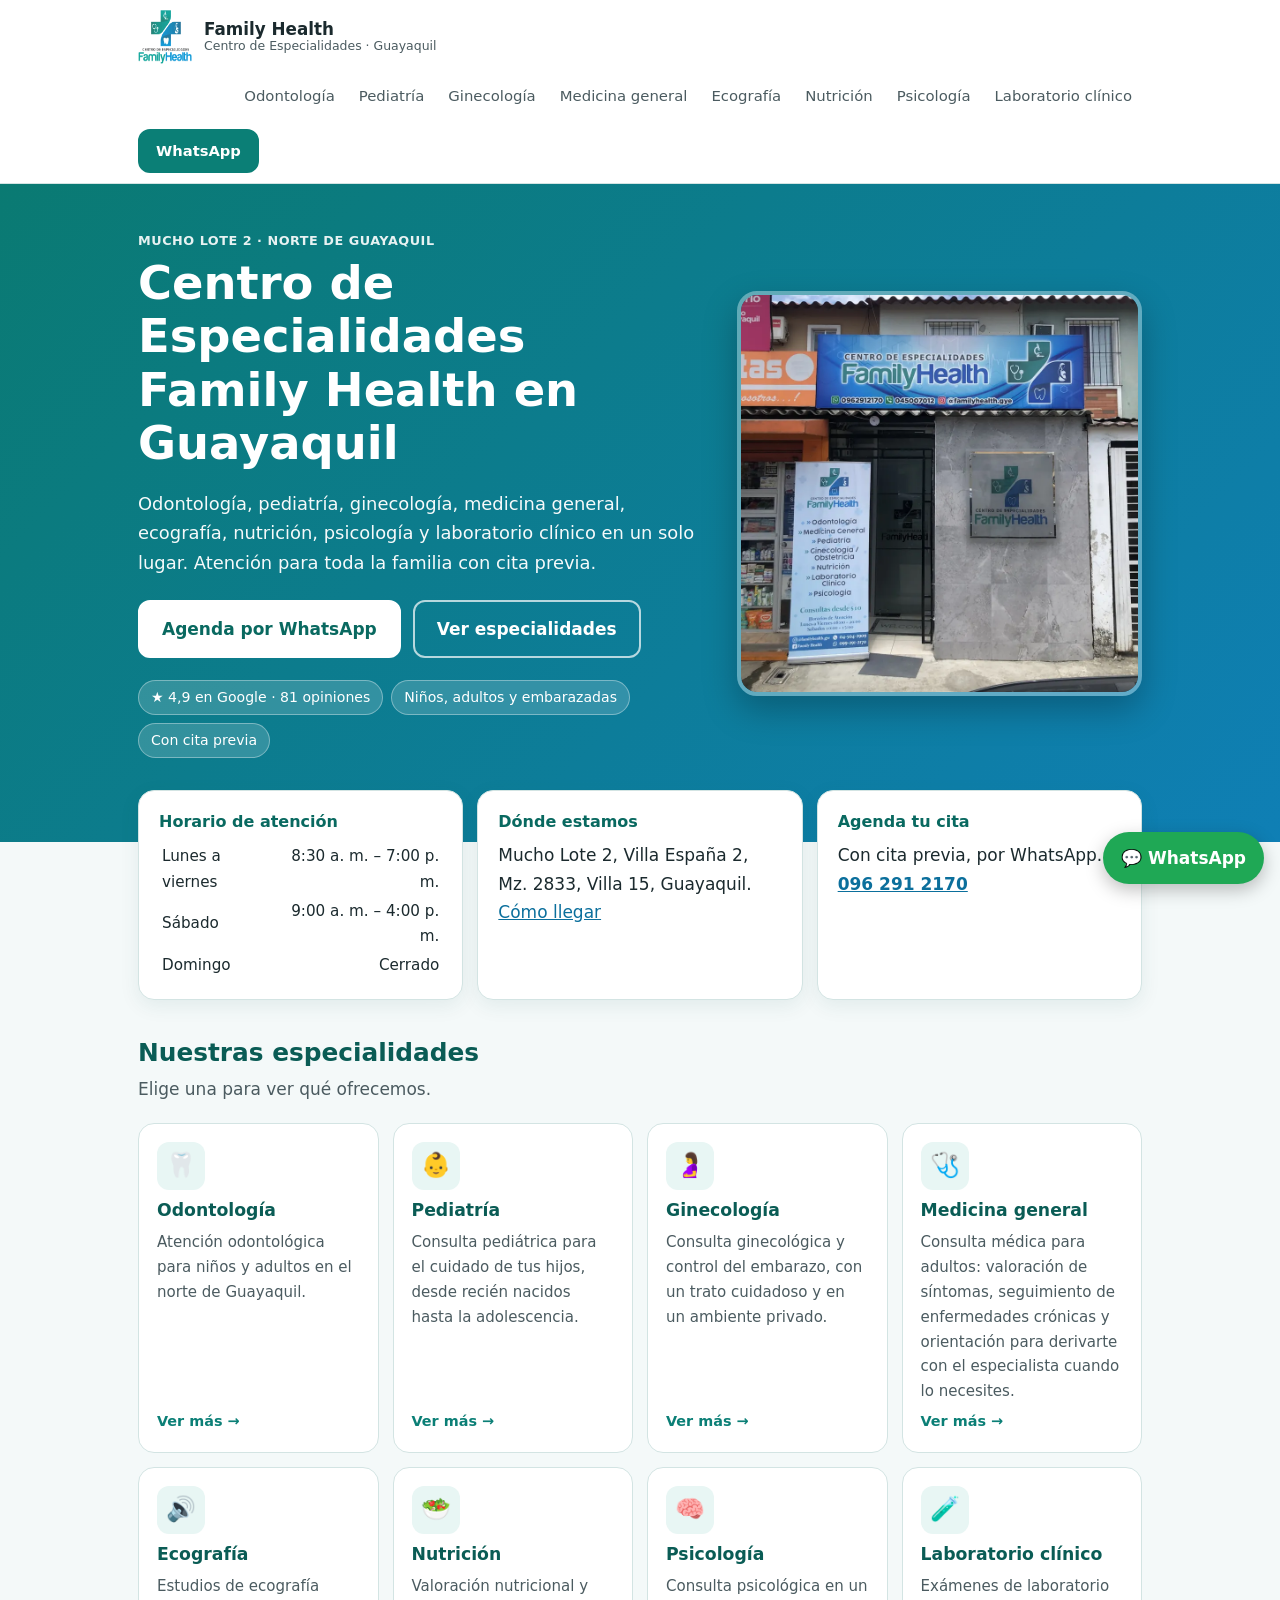
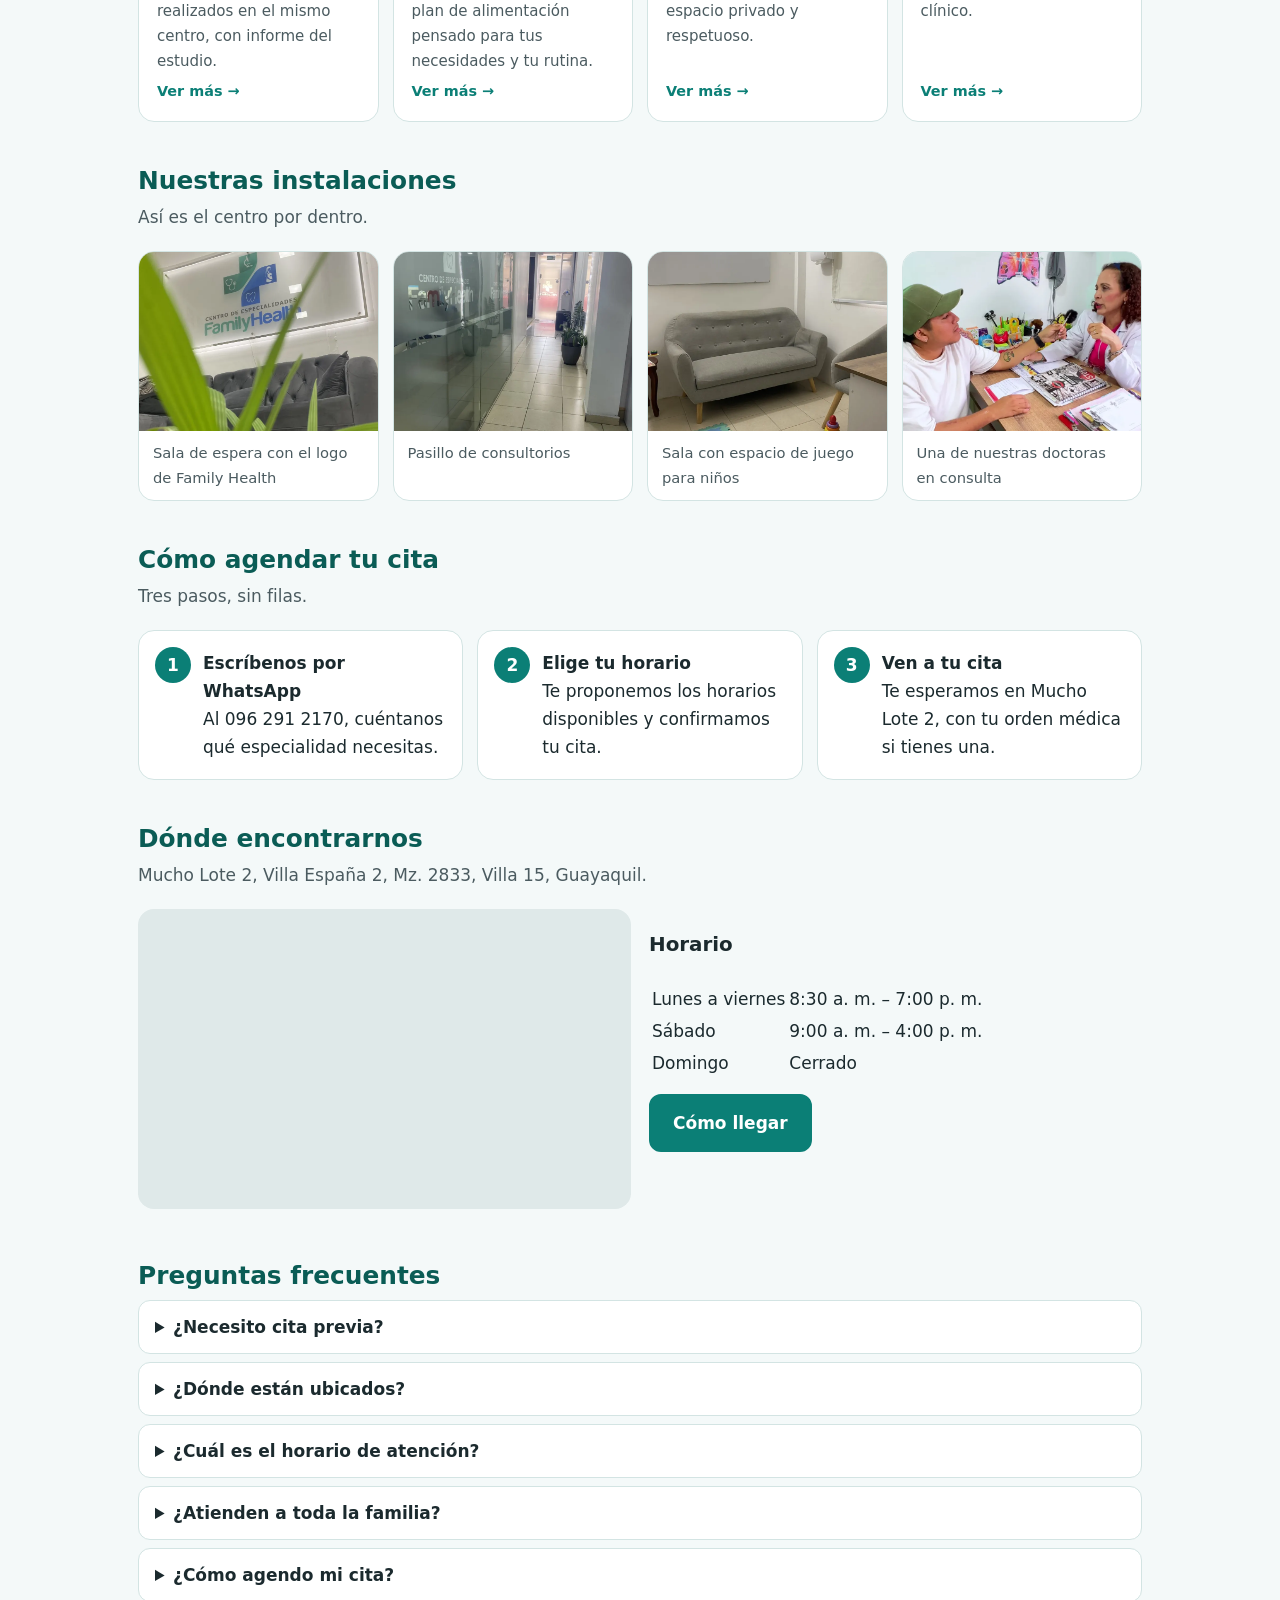
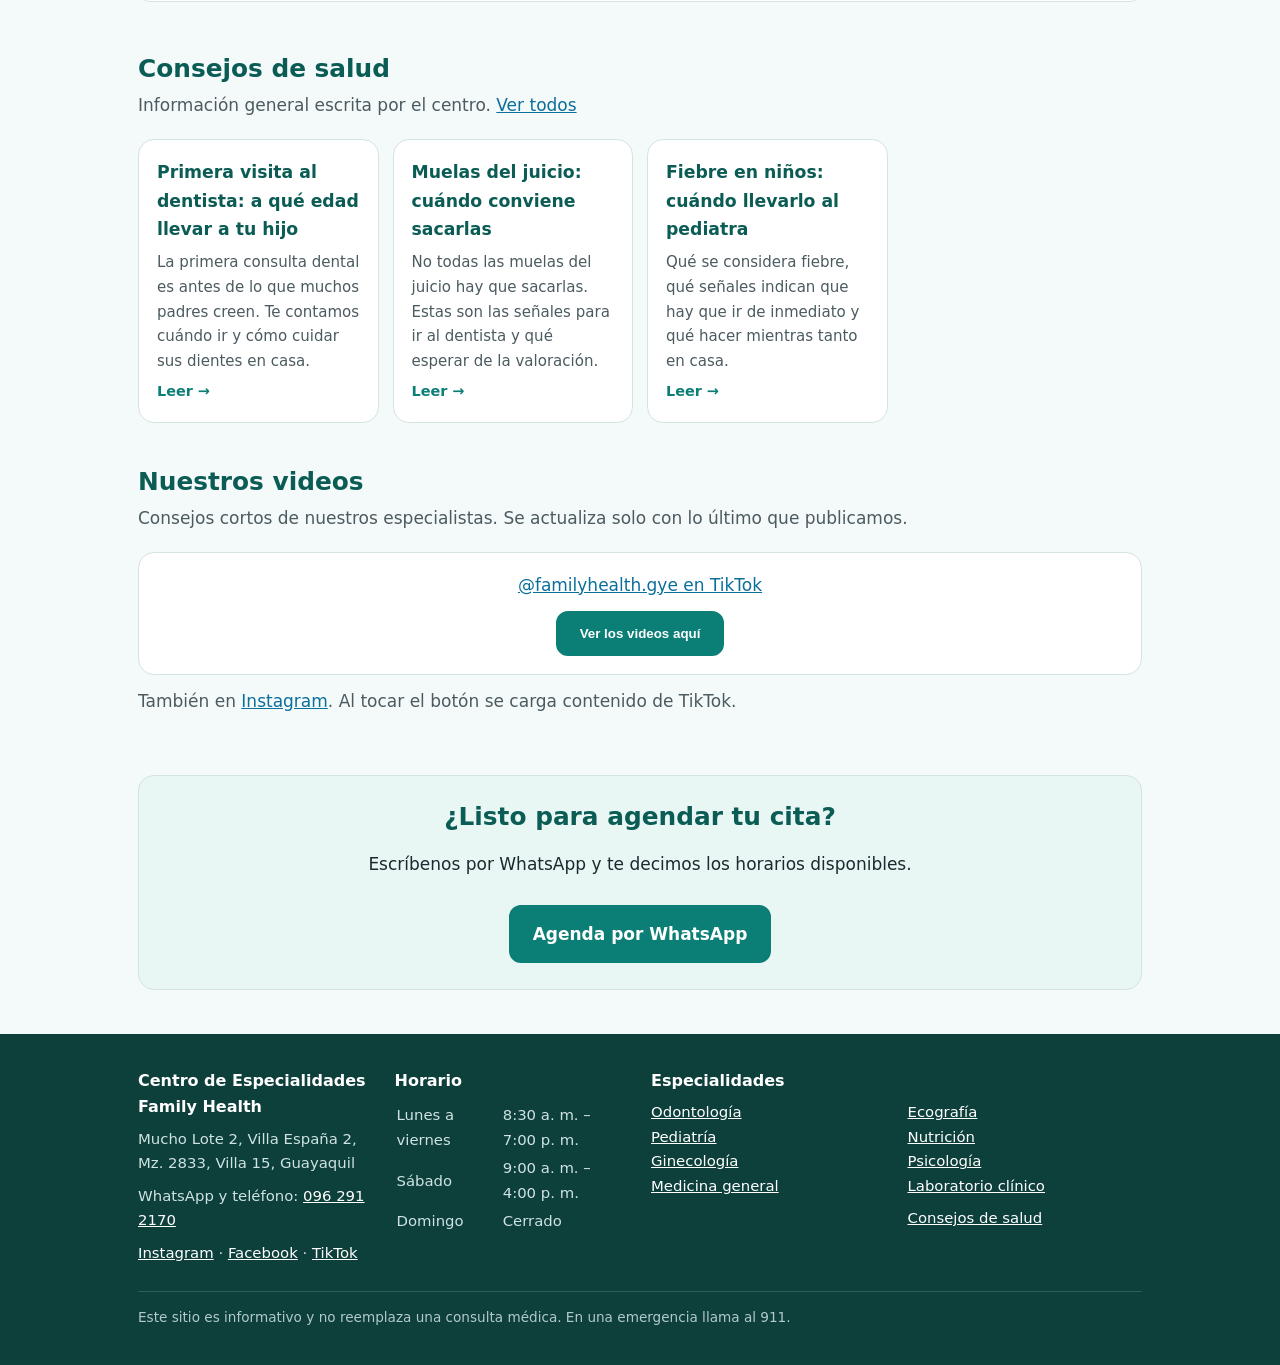
<file: index.html>
<!doctype html>
<html lang="es">
<head>
<meta charset="utf-8">
<meta name="viewport" content="width=device-width,initial-scale=1">
<title>Centro de Especialidades Family Health | Guayaquil</title>
<meta name="description" content="Odontología, pediatría, ginecología, medicina general, ecografía, nutrición, psicología y laboratorio en Mucho Lote 2, norte de Guayaquil.">
<meta name="theme-color" content="#0a7a72">
<link rel="canonical" href="https://familyhealth-gye.github.io/">
<link rel="icon" href="/logo-192.webp">
<meta property="og:title" content="Centro de Especialidades Family Health | Guayaquil">
<meta property="og:description" content="Odontología, pediatría, ginecología, medicina general, ecografía, nutrición, psicología y laboratorio en Mucho Lote 2, norte de Guayaquil.">
<meta property="og:type" content="website">
<meta property="og:url" content="https://familyhealth-gye.github.io/">
<meta property="og:image" content="https://familyhealth-gye.github.io/fotos/fachada.webp">
<meta property="og:locale" content="es_EC">
<link rel="stylesheet" href="/style.css">
<script type="application/ld+json">[{"@context": "https://schema.org", "@type": "MedicalClinic", "@id": "https://familyhealth-gye.github.io/#clinic", "name": "Centro de Especialidades Family Health", "alternateName": ["Family Health Guayaquil"], "url": "https://familyhealth-gye.github.io/", "logo": "https://familyhealth-gye.github.io/logo.png", "image": ["https://familyhealth-gye.github.io/fotos/fachada.webp", "https://familyhealth-gye.github.io/logo.png"], "telephone": "+593962912170", "knowsLanguage": "es", "address": {"@type": "PostalAddress", "streetAddress": "Mucho Lote 2, Villa España 2, Mz. 2833, Villa 15", "addressLocality": "Guayaquil", "addressRegion": "Guayas", "postalCode": "090703", "addressCountry": "EC"}, "areaServed": {"@type": "City", "name": "Guayaquil"}, "openingHoursSpecification": [{"@type": "OpeningHoursSpecification", "dayOfWeek": ["Monday", "Tuesday", "Wednesday", "Thursday", "Friday"], "opens": "08:30", "closes": "19:00"}, {"@type": "OpeningHoursSpecification", "dayOfWeek": "Saturday", "opens": "09:00", "closes": "16:00"}], "medicalSpecialty": ["https://schema.org/Dentistry", "https://schema.org/Pediatric", "https://schema.org/Gynecologic", "https://schema.org/PrimaryCare", "https://schema.org/DietNutrition"], "hasOfferCatalog": {"@type": "OfferCatalog", "name": "Especialidades", "itemListElement": [{"@type": "Offer", "itemOffered": {"@type": "Service", "name": "Odontología", "url": "https://familyhealth-gye.github.io/odontologia/"}}, {"@type": "Offer", "itemOffered": {"@type": "Service", "name": "Pediatría", "url": "https://familyhealth-gye.github.io/pediatria/"}}, {"@type": "Offer", "itemOffered": {"@type": "Service", "name": "Ginecología", "url": "https://familyhealth-gye.github.io/ginecologia/"}}, {"@type": "Offer", "itemOffered": {"@type": "Service", "name": "Medicina general", "url": "https://familyhealth-gye.github.io/medicina-general/"}}, {"@type": "Offer", "itemOffered": {"@type": "Service", "name": "Ecografía", "url": "https://familyhealth-gye.github.io/ecografia/"}}, {"@type": "Offer", "itemOffered": {"@type": "Service", "name": "Nutrición", "url": "https://familyhealth-gye.github.io/nutricion/"}}, {"@type": "Offer", "itemOffered": {"@type": "Service", "name": "Psicología", "url": "https://familyhealth-gye.github.io/psicologia/"}}, {"@type": "Offer", "itemOffered": {"@type": "Service", "name": "Laboratorio clínico", "url": "https://familyhealth-gye.github.io/laboratorio/"}}]}, "sameAs": ["https://www.instagram.com/familyhealth.gye/", "https://www.facebook.com/familyhealthgye", "https://www.tiktok.com/@familyhealth.gye"]}, {"@context": "https://schema.org", "@type": "FAQPage", "mainEntity": [{"@type": "Question", "name": "¿Necesito cita previa?", "acceptedAnswer": {"@type": "Answer", "text": "Atendemos con cita previa. Escríbenos por WhatsApp al 096 291 2170 y te indicamos los horarios disponibles."}}, {"@type": "Question", "name": "¿Dónde están ubicados?", "acceptedAnswer": {"@type": "Answer", "text": "Mucho Lote 2, Villa España 2, Mz. 2833, Villa 15, Guayaquil, en el norte de la ciudad."}}, {"@type": "Question", "name": "¿Cuál es el horario de atención?", "acceptedAnswer": {"@type": "Answer", "text": "De lunes a viernes de 8:30 a. m. a 7:00 p. m. y los sábados de 9:00 a. m. a 4:00 p. m. Los domingos estamos cerrados."}}, {"@type": "Question", "name": "¿Atienden a toda la familia?", "acceptedAnswer": {"@type": "Answer", "text": "Sí. En el mismo centro hay atención para adultos, niños y embarazadas, con varias especialidades."}}, {"@type": "Question", "name": "¿Cómo agendo mi cita?", "acceptedAnswer": {"@type": "Answer", "text": "Por WhatsApp al 096 291 2170. Dinos la especialidad que necesitas y qué día te conviene."}}]}]</script>
</head>
<body>
<header class="top"><div class="wrap bar">
<a class="brand" href="/"><img src="/logo-192.webp" alt="" width="54" height="54"><span>Family Health<small>Centro de Especialidades · Guayaquil</small></span></a>
<nav class="nav" aria-label="Especialidades"><a href="/odontologia/">Odontología</a><a href="/pediatria/">Pediatría</a><a href="/ginecologia/">Ginecología</a><a href="/medicina-general/">Medicina general</a><a href="/ecografia/">Ecografía</a><a href="/nutricion/">Nutrición</a><a href="/psicologia/">Psicología</a><a href="/laboratorio/">Laboratorio clínico</a></nav>
<a class="btn btn-sm" href="https://wa.me/593962912170">WhatsApp</a>
</div></header>
<main>
<section class="hero"><div class="wrap hero-dos"><div>
<p class="eyebrow">Mucho Lote 2 · Norte de Guayaquil</p>
<h1>Centro de Especialidades Family Health en Guayaquil</h1>
<p class="lead">Odontología, pediatría, ginecología, medicina general, ecografía, nutrición, psicología y laboratorio clínico en un solo lugar. Atención para toda la familia con cita previa.</p>
<p class="acciones"><a class="btn btn-claro" href="https://wa.me/593962912170">Agenda por WhatsApp</a><a class="btn btn-borde" href="#especialidades">Ver especialidades</a></p>
<ul class="chips"><li><a href="https://www.google.com/maps/search/?api=1&query=Centro+de+especialidades+Family+Health+Guayaquil">★ 4,9 en Google · 81 opiniones</a></li><li>Niños, adultos y embarazadas</li><li>Con cita previa</li></ul>
</div><img class="foto-hero" src="/fotos/fachada.webp" alt="Fachada del Centro de Especialidades Family Health en Mucho Lote 2" width="900" height="900"></div></section>
<div class="wrap">
<div class="info">
<div class="tarjeta"><h3>Horario de atención</h3><table><tr><td>Lunes a viernes</td><td>8:30 a. m. – 7:00 p. m.</td></tr><tr><td>Sábado</td><td>9:00 a. m. – 4:00 p. m.</td></tr><tr><td>Domingo</td><td>Cerrado</td></tr></table></div>
<div class="tarjeta"><h3>Dónde estamos</h3><p>Mucho Lote 2, Villa España 2, Mz. 2833, Villa 15, Guayaquil.</p><p><a href="https://www.google.com/maps/search/?api=1&query=Centro+de+especialidades+Family+Health+Guayaquil">Cómo llegar</a></p></div>
<div class="tarjeta"><h3>Agenda tu cita</h3><p>Con cita previa, por WhatsApp.</p><p><a href="https://wa.me/593962912170"><strong>096 291 2170</strong></a></p></div>
</div>
<section class="bloque" id="especialidades"><h2>Nuestras especialidades</h2><p class="sub">Elige una para ver qué ofrecemos.</p><ul class="cards"><li><a href="/odontologia/"><span class="ico" aria-hidden="true">🦷</span><strong>Odontología</strong><span class="d">Atención odontológica para niños y adultos en el norte de Guayaquil.</span><span class="mas">Ver más →</span></a></li><li><a href="/pediatria/"><span class="ico" aria-hidden="true">👶</span><strong>Pediatría</strong><span class="d">Consulta pediátrica para el cuidado de tus hijos, desde recién nacidos hasta la adolescencia.</span><span class="mas">Ver más →</span></a></li><li><a href="/ginecologia/"><span class="ico" aria-hidden="true">🤰</span><strong>Ginecología</strong><span class="d">Consulta ginecológica y control del embarazo, con un trato cuidadoso y en un ambiente privado.</span><span class="mas">Ver más →</span></a></li><li><a href="/medicina-general/"><span class="ico" aria-hidden="true">🩺</span><strong>Medicina general</strong><span class="d">Consulta médica para adultos: valoración de síntomas, seguimiento de enfermedades crónicas y orientación para derivarte con el especialista cuando lo necesites.</span><span class="mas">Ver más →</span></a></li><li><a href="/ecografia/"><span class="ico" aria-hidden="true">🔊</span><strong>Ecografía</strong><span class="d">Estudios de ecografía realizados en el mismo centro, con informe del estudio.</span><span class="mas">Ver más →</span></a></li><li><a href="/nutricion/"><span class="ico" aria-hidden="true">🥗</span><strong>Nutrición</strong><span class="d">Valoración nutricional y plan de alimentación pensado para tus necesidades y tu rutina.</span><span class="mas">Ver más →</span></a></li><li><a href="/psicologia/"><span class="ico" aria-hidden="true">🧠</span><strong>Psicología</strong><span class="d">Consulta psicológica en un espacio privado y respetuoso.</span><span class="mas">Ver más →</span></a></li><li><a href="/laboratorio/"><span class="ico" aria-hidden="true">🧪</span><strong>Laboratorio clínico</strong><span class="d">Exámenes de laboratorio clínico.</span><span class="mas">Ver más →</span></a></li></ul></section>
<section class="bloque"><h2>Nuestras instalaciones</h2><p class="sub">Así es el centro por dentro.</p><div class="galeria"><figure><img src="/fotos/recepcion.webp" alt="Sala de espera con el logo de Family Health" loading="lazy" width="900" height="1200"><figcaption>Sala de espera con el logo de Family Health</figcaption></figure><figure><img src="/fotos/pasillo.webp" alt="Pasillo de consultorios" loading="lazy" width="900" height="1200"><figcaption>Pasillo de consultorios</figcaption></figure><figure><img src="/fotos/consultorio.webp" alt="Sala con espacio de juego para niños" loading="lazy" width="900" height="1200"><figcaption>Sala con espacio de juego para niños</figcaption></figure><figure><img src="/fotos/consulta.webp" alt="Una de nuestras doctoras en consulta" loading="lazy" width="900" height="1200"><figcaption>Una de nuestras doctoras en consulta</figcaption></figure></div></section>
<section class="bloque"><h2>Cómo agendar tu cita</h2><p class="sub">Tres pasos, sin filas.</p><ol class="pasos"><li><strong>Escríbenos por WhatsApp</strong>Al 096 291 2170, cuéntanos qué especialidad necesitas.</li><li><strong>Elige tu horario</strong>Te proponemos los horarios disponibles y confirmamos tu cita.</li><li><strong>Ven a tu cita</strong>Te esperamos en Mucho Lote 2, con tu orden médica si tienes una.</li></ol></section>
<section class="bloque"><h2>Dónde encontrarnos</h2><p class="sub">Mucho Lote 2, Villa España 2, Mz. 2833, Villa 15, Guayaquil.</p>
<div class="dos"><div><iframe class="mapa" title="Mapa de Centro de Especialidades Family Health" src="https://www.google.com/maps?q=Centro+de+especialidades+Family+Health+Guayaquil&output=embed" loading="lazy" referrerpolicy="no-referrer-when-downgrade"></iframe></div>
<div><h3>Horario</h3><table><tr><td>Lunes a viernes</td><td>8:30 a. m. – 7:00 p. m.</td></tr><tr><td>Sábado</td><td>9:00 a. m. – 4:00 p. m.</td></tr><tr><td>Domingo</td><td>Cerrado</td></tr></table><p class="acciones" style="margin-top:14px"><a class="btn" href="https://www.google.com/maps/search/?api=1&query=Centro+de+especialidades+Family+Health+Guayaquil">Cómo llegar</a></p></div></div></section>
<section class="bloque"><h2>Preguntas frecuentes</h2><details><summary>¿Necesito cita previa?</summary><p>Atendemos con cita previa. Escríbenos por WhatsApp al 096 291 2170 y te indicamos los horarios disponibles.</p></details><details><summary>¿Dónde están ubicados?</summary><p>Mucho Lote 2, Villa España 2, Mz. 2833, Villa 15, Guayaquil, en el norte de la ciudad.</p></details><details><summary>¿Cuál es el horario de atención?</summary><p>De lunes a viernes de 8:30 a. m. a 7:00 p. m. y los sábados de 9:00 a. m. a 4:00 p. m. Los domingos estamos cerrados.</p></details><details><summary>¿Atienden a toda la familia?</summary><p>Sí. En el mismo centro hay atención para adultos, niños y embarazadas, con varias especialidades.</p></details><details><summary>¿Cómo agendo mi cita?</summary><p>Por WhatsApp al 096 291 2170. Dinos la especialidad que necesitas y qué día te conviene.</p></details></section>
<section class="bloque"><h2>Consejos de salud</h2><p class="sub">Información general escrita por el centro. <a href="/blog/">Ver todos</a></p><ul class="cards"><li><a href="/blog/primera-visita-al-dentista/"><strong>Primera visita al dentista: a qué edad llevar a tu hijo</strong><span class="d">La primera consulta dental es antes de lo que muchos padres creen. Te contamos cuándo ir y cómo cuidar sus dientes en casa.</span><span class="mas">Leer →</span></a></li><li><a href="/blog/muelas-del-juicio/"><strong>Muelas del juicio: cuándo conviene sacarlas</strong><span class="d">No todas las muelas del juicio hay que sacarlas. Estas son las señales para ir al dentista y qué esperar de la valoración.</span><span class="mas">Leer →</span></a></li><li><a href="/blog/fiebre-en-ninos/"><strong>Fiebre en niños: cuándo llevarlo al pediatra</strong><span class="d">Qué se considera fiebre, qué señales indican que hay que ir de inmediato y qué hacer mientras tanto en casa.</span><span class="mas">Leer →</span></a></li></ul></section>
<section class="bloque videos"><h2>Nuestros videos</h2><p class="sub">Consejos cortos de nuestros especialistas. Se actualiza solo con lo último que publicamos.</p>
<div class="caja-videos"><blockquote class="tiktok-embed" cite="https://www.tiktok.com/@familyhealth.gye" data-unique-id="familyhealth.gye" data-embed-type="creator" style="max-width:780px;min-width:288px"><section><a target="_blank" rel="noopener" href="https://www.tiktok.com/@familyhealth.gye">@familyhealth.gye en TikTok</a></section></blockquote>
<button class="btn" type="button" onclick="this.parentNode.classList.add('cargado');var s=document.createElement('script');s.src='https://www.tiktok.com/embed.js';s.async=true;document.body.appendChild(s);this.remove()">Ver los videos aquí</button></div>
<p class="sub" style="margin-top:12px">También en <a href="https://www.instagram.com/familyhealth.gye/">Instagram</a>. Al tocar el botón se carga contenido de TikTok.</p></section>
<div class="cta"><h2>¿Listo para agendar tu cita?</h2><p>Escríbenos por WhatsApp y te decimos los horarios disponibles.</p>
<a class="btn" href="https://wa.me/593962912170">Agenda por WhatsApp</a></div>
</div>
</main>
<footer><div class="wrap">
<div class="cols">
<div><h3>Centro de Especialidades Family Health</h3><p>Mucho Lote 2, Villa España 2, Mz. 2833, Villa 15, Guayaquil</p><p>WhatsApp y teléfono: <a href="https://wa.me/593962912170">096 291 2170</a></p><p><a href="https://www.instagram.com/familyhealth.gye/" rel="me">Instagram</a> · <a href="https://www.facebook.com/familyhealthgye" rel="me">Facebook</a> · <a href="https://www.tiktok.com/@familyhealth.gye" rel="me">TikTok</a></p></div>
<div><h3>Horario</h3><table><tr><td>Lunes a viernes</td><td>8:30 a. m. – 7:00 p. m.</td></tr><tr><td>Sábado</td><td>9:00 a. m. – 4:00 p. m.</td></tr><tr><td>Domingo</td><td>Cerrado</td></tr></table></div>
<div><h3>Especialidades</h3><p><a href="/odontologia/">Odontología</a><br><a href="/pediatria/">Pediatría</a><br><a href="/ginecologia/">Ginecología</a><br><a href="/medicina-general/">Medicina general</a><br></p></div>
<div><h3>&nbsp;</h3><p><a href="/ecografia/">Ecografía</a><br><a href="/nutricion/">Nutrición</a><br><a href="/psicologia/">Psicología</a><br><a href="/laboratorio/">Laboratorio clínico</a><br></p><p><a href="/blog/">Consejos de salud</a></p></div>
</div>
<p class="aviso">Este sitio es informativo y no reemplaza una consulta médica. En una emergencia llama al 911.</p>
</div></footer>
<a class="flotante" href="https://wa.me/593962912170" aria-label="Escríbenos por WhatsApp">💬 WhatsApp</a>
</body>
</html>
</file>
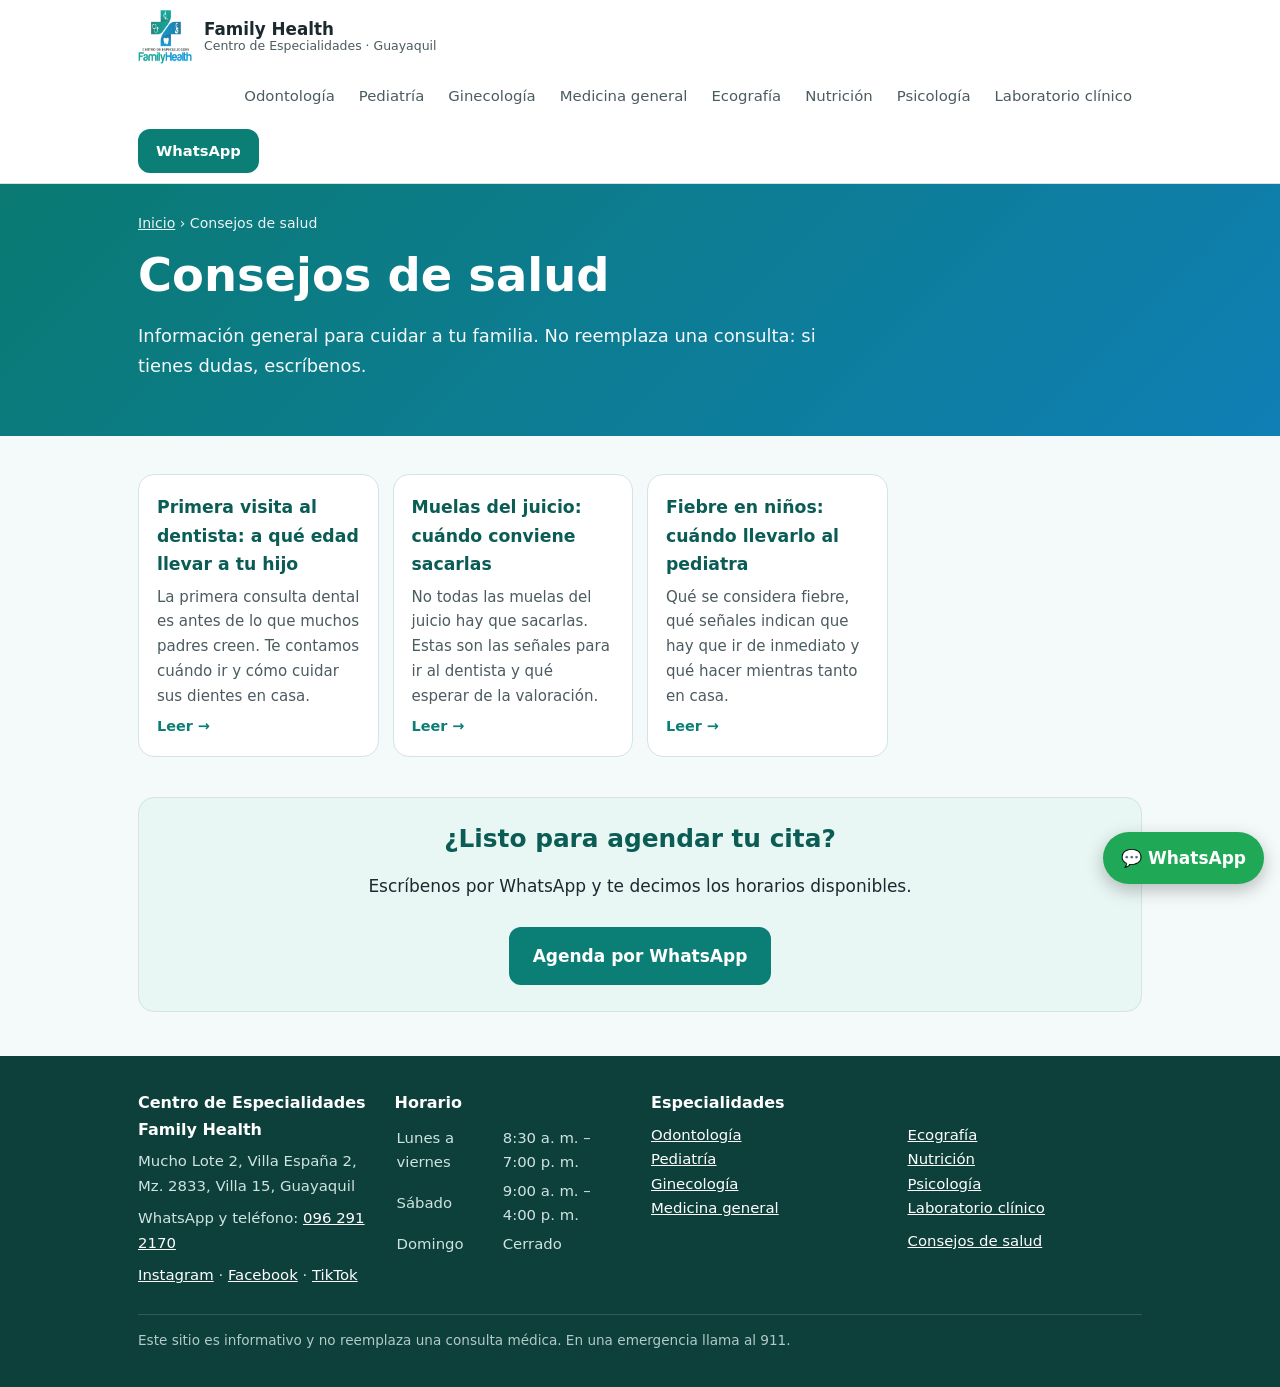
<file: blog/index.html>
<!doctype html>
<html lang="es">
<head>
<meta charset="utf-8">
<meta name="viewport" content="width=device-width,initial-scale=1">
<title>Consejos de salud | Family Health</title>
<meta name="description" content="Consejos de salud del Centro de Especialidades Family Health, Guayaquil.">
<meta name="theme-color" content="#0a7a72">
<link rel="canonical" href="https://familyhealth-gye.github.io/blog/">
<link rel="icon" href="/logo-192.webp">
<meta property="og:title" content="Consejos de salud | Family Health">
<meta property="og:description" content="Consejos de salud del Centro de Especialidades Family Health, Guayaquil.">
<meta property="og:type" content="website">
<meta property="og:url" content="https://familyhealth-gye.github.io/blog/">
<meta property="og:image" content="https://familyhealth-gye.github.io/fotos/fachada.webp">
<meta property="og:locale" content="es_EC">
<link rel="stylesheet" href="/style.css">
<script type="application/ld+json">{"@context": "https://schema.org", "@type": "Blog", "name": "Consejos de salud", "url": "https://familyhealth-gye.github.io/blog/", "inLanguage": "es", "publisher": {"@id": "https://familyhealth-gye.github.io/#clinic"}}</script>
</head>
<body>
<header class="top"><div class="wrap bar">
<a class="brand" href="/"><img src="/logo-192.webp" alt="" width="54" height="54"><span>Family Health<small>Centro de Especialidades · Guayaquil</small></span></a>
<nav class="nav" aria-label="Especialidades"><a href="/odontologia/">Odontología</a><a href="/pediatria/">Pediatría</a><a href="/ginecologia/">Ginecología</a><a href="/medicina-general/">Medicina general</a><a href="/ecografia/">Ecografía</a><a href="/nutricion/">Nutrición</a><a href="/psicologia/">Psicología</a><a href="/laboratorio/">Laboratorio clínico</a></nav>
<a class="btn btn-sm" href="https://wa.me/593962912170">WhatsApp</a>
</div></header>
<main>
<section class="hero hero-sm"><div class="wrap">
<p class="migas"><a href="/">Inicio</a> › Consejos de salud</p>
<h1>Consejos de salud</h1>
<p class="lead">Información general para cuidar a tu familia. No reemplaza una consulta: si tienes dudas, escríbenos.</p>
</div></section>
<div class="wrap"><section class="bloque"><ul class="cards"><li><a href="/blog/primera-visita-al-dentista/"><strong>Primera visita al dentista: a qué edad llevar a tu hijo</strong><span class="d">La primera consulta dental es antes de lo que muchos padres creen. Te contamos cuándo ir y cómo cuidar sus dientes en casa.</span><span class="mas">Leer →</span></a></li><li><a href="/blog/muelas-del-juicio/"><strong>Muelas del juicio: cuándo conviene sacarlas</strong><span class="d">No todas las muelas del juicio hay que sacarlas. Estas son las señales para ir al dentista y qué esperar de la valoración.</span><span class="mas">Leer →</span></a></li><li><a href="/blog/fiebre-en-ninos/"><strong>Fiebre en niños: cuándo llevarlo al pediatra</strong><span class="d">Qué se considera fiebre, qué señales indican que hay que ir de inmediato y qué hacer mientras tanto en casa.</span><span class="mas">Leer →</span></a></li></ul></section><div class="cta"><h2>¿Listo para agendar tu cita?</h2><p>Escríbenos por WhatsApp y te decimos los horarios disponibles.</p>
<a class="btn" href="https://wa.me/593962912170">Agenda por WhatsApp</a></div></div>
</main>
<footer><div class="wrap">
<div class="cols">
<div><h3>Centro de Especialidades Family Health</h3><p>Mucho Lote 2, Villa España 2, Mz. 2833, Villa 15, Guayaquil</p><p>WhatsApp y teléfono: <a href="https://wa.me/593962912170">096 291 2170</a></p><p><a href="https://www.instagram.com/familyhealth.gye/" rel="me">Instagram</a> · <a href="https://www.facebook.com/familyhealthgye" rel="me">Facebook</a> · <a href="https://www.tiktok.com/@familyhealth.gye" rel="me">TikTok</a></p></div>
<div><h3>Horario</h3><table><tr><td>Lunes a viernes</td><td>8:30 a. m. – 7:00 p. m.</td></tr><tr><td>Sábado</td><td>9:00 a. m. – 4:00 p. m.</td></tr><tr><td>Domingo</td><td>Cerrado</td></tr></table></div>
<div><h3>Especialidades</h3><p><a href="/odontologia/">Odontología</a><br><a href="/pediatria/">Pediatría</a><br><a href="/ginecologia/">Ginecología</a><br><a href="/medicina-general/">Medicina general</a><br></p></div>
<div><h3>&nbsp;</h3><p><a href="/ecografia/">Ecografía</a><br><a href="/nutricion/">Nutrición</a><br><a href="/psicologia/">Psicología</a><br><a href="/laboratorio/">Laboratorio clínico</a><br></p><p><a href="/blog/">Consejos de salud</a></p></div>
</div>
<p class="aviso">Este sitio es informativo y no reemplaza una consulta médica. En una emergencia llama al 911.</p>
</div></footer>
<a class="flotante" href="https://wa.me/593962912170" aria-label="Escríbenos por WhatsApp">💬 WhatsApp</a>
</body>
</html>
</file>
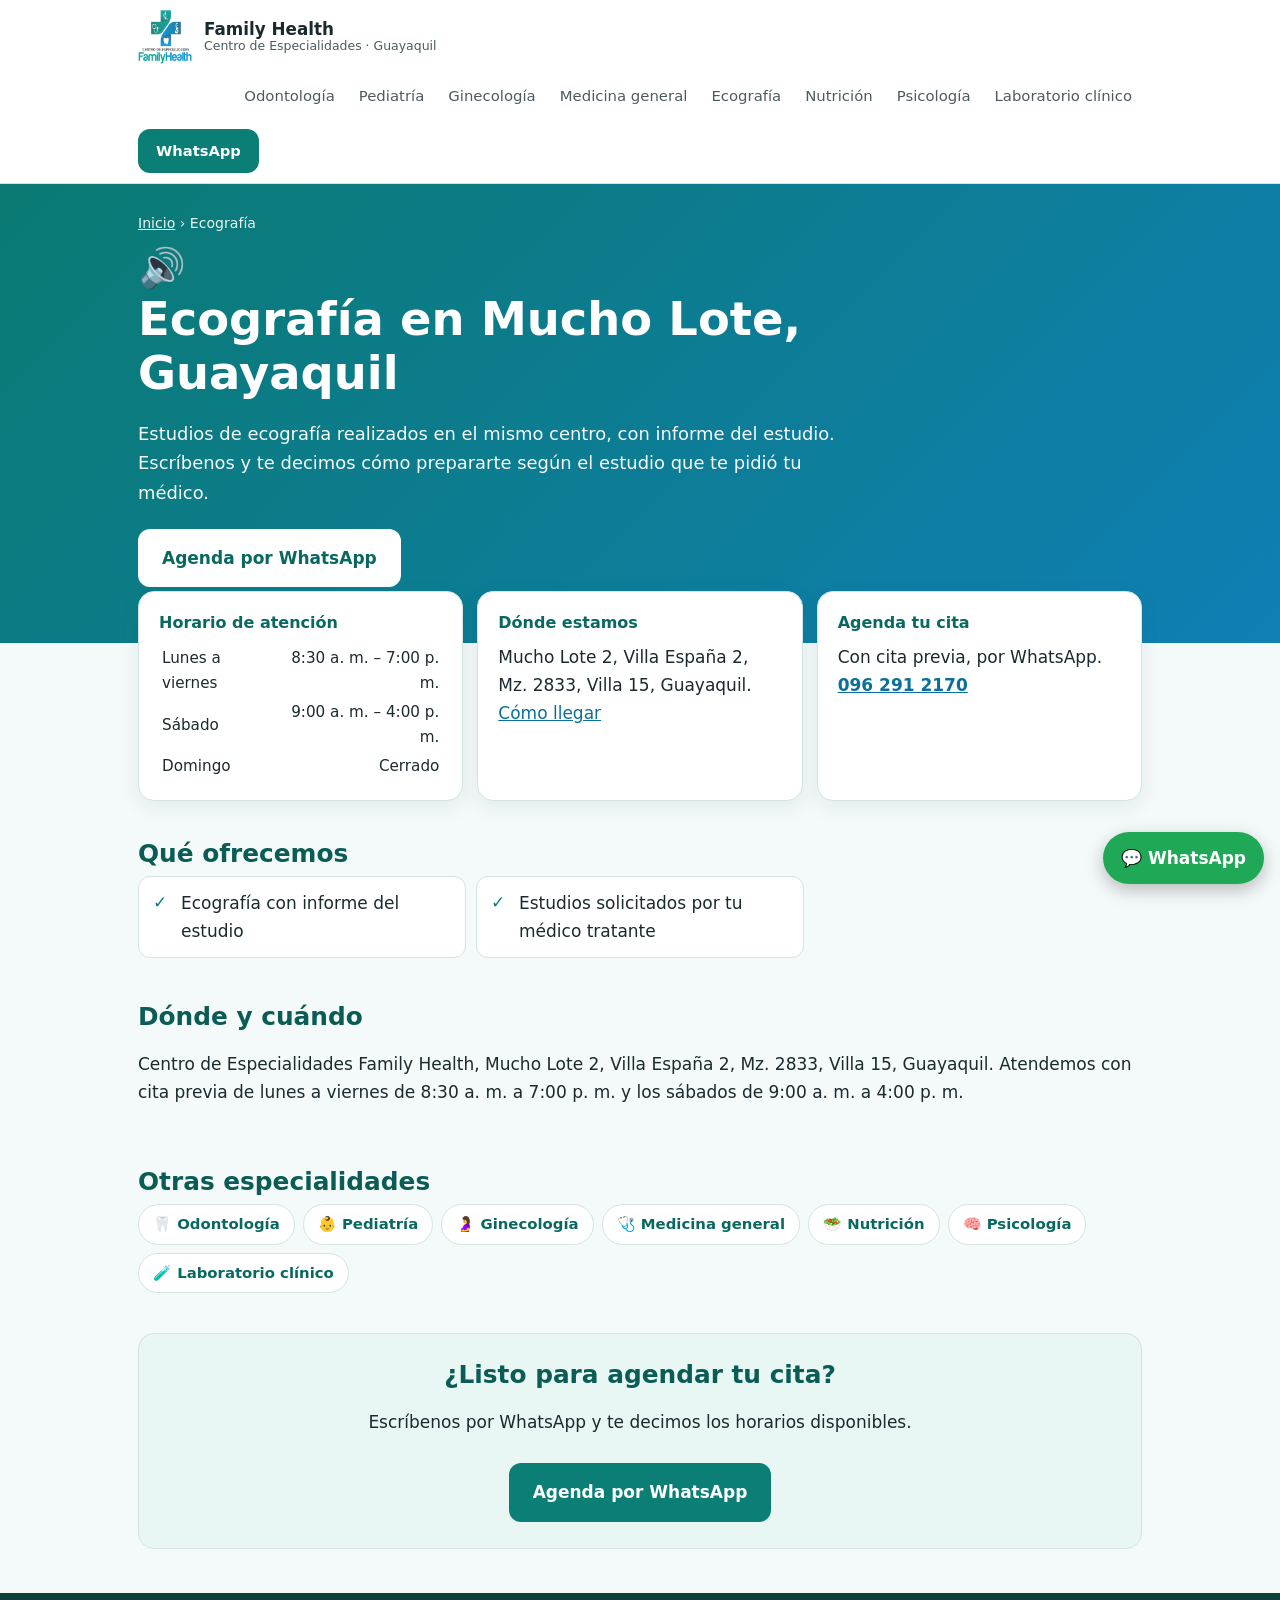
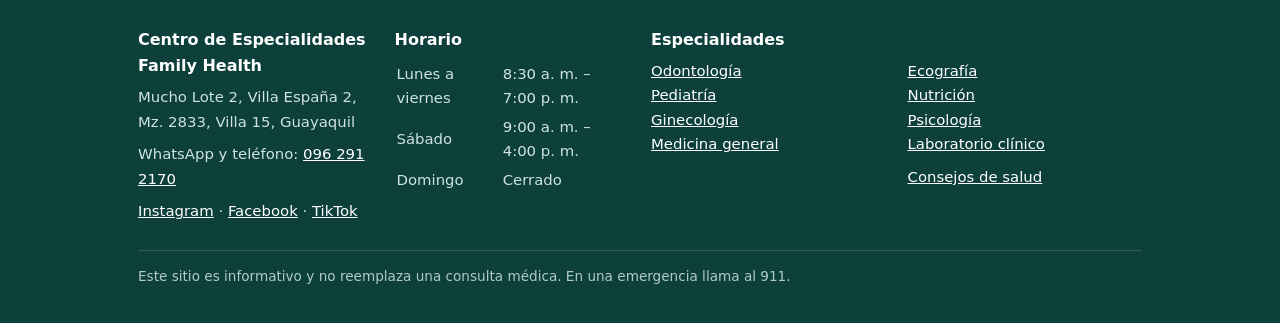
<file: ecografia/index.html>
<!doctype html>
<html lang="es">
<head>
<meta charset="utf-8">
<meta name="viewport" content="width=device-width,initial-scale=1">
<title>Ecografía en Mucho Lote, Guayaquil | Family Health</title>
<meta name="description" content="Ecografía en Mucho Lote, norte de Guayaquil, con informe del estudio. Agenda tu cita por WhatsApp.">
<meta name="theme-color" content="#0a7a72">
<link rel="canonical" href="https://familyhealth-gye.github.io/ecografia/">
<link rel="icon" href="/logo-192.webp">
<meta property="og:title" content="Ecografía en Mucho Lote, Guayaquil | Family Health">
<meta property="og:description" content="Ecografía en Mucho Lote, norte de Guayaquil, con informe del estudio. Agenda tu cita por WhatsApp.">
<meta property="og:type" content="website">
<meta property="og:url" content="https://familyhealth-gye.github.io/ecografia/">
<meta property="og:image" content="https://familyhealth-gye.github.io/fotos/fachada.webp">
<meta property="og:locale" content="es_EC">
<link rel="stylesheet" href="/style.css">
<script type="application/ld+json">{"@context": "https://schema.org", "@type": "MedicalWebPage", "name": "Ecografía en Mucho Lote, Guayaquil", "description": "Ecografía en Mucho Lote, norte de Guayaquil, con informe del estudio. Agenda tu cita por WhatsApp.", "url": "https://familyhealth-gye.github.io/ecografia/", "inLanguage": "es", "provider": {"@id": "https://familyhealth-gye.github.io/#clinic"}}</script>
</head>
<body>
<header class="top"><div class="wrap bar">
<a class="brand" href="/"><img src="/logo-192.webp" alt="" width="54" height="54"><span>Family Health<small>Centro de Especialidades · Guayaquil</small></span></a>
<nav class="nav" aria-label="Especialidades"><a href="/odontologia/">Odontología</a><a href="/pediatria/">Pediatría</a><a href="/ginecologia/">Ginecología</a><a href="/medicina-general/">Medicina general</a><a href="/ecografia/">Ecografía</a><a href="/nutricion/">Nutrición</a><a href="/psicologia/">Psicología</a><a href="/laboratorio/">Laboratorio clínico</a></nav>
<a class="btn btn-sm" href="https://wa.me/593962912170">WhatsApp</a>
</div></header>
<main>
<section class="hero hero-sm"><div class="wrap">
<p class="migas"><a href="/">Inicio</a> › Ecografía</p>
<div class="emoji-grande" aria-hidden="true">🔊</div>
<h1>Ecografía en Mucho Lote, Guayaquil</h1>
<p class="lead">Estudios de ecografía realizados en el mismo centro, con informe del estudio. Escríbenos y te decimos cómo prepararte según el estudio que te pidió tu médico.</p>
<p class="acciones"><a class="btn btn-claro" href="https://wa.me/593962912170">Agenda por WhatsApp</a></p>
</div></section>
<div class="wrap">
<div class="info">
<div class="tarjeta"><h3>Horario de atención</h3><table><tr><td>Lunes a viernes</td><td>8:30 a. m. – 7:00 p. m.</td></tr><tr><td>Sábado</td><td>9:00 a. m. – 4:00 p. m.</td></tr><tr><td>Domingo</td><td>Cerrado</td></tr></table></div>
<div class="tarjeta"><h3>Dónde estamos</h3><p>Mucho Lote 2, Villa España 2, Mz. 2833, Villa 15, Guayaquil.</p><p><a href="https://www.google.com/maps/search/?api=1&query=Centro+de+especialidades+Family+Health+Guayaquil">Cómo llegar</a></p></div>
<div class="tarjeta"><h3>Agenda tu cita</h3><p>Con cita previa, por WhatsApp.</p><p><a href="https://wa.me/593962912170"><strong>096 291 2170</strong></a></p></div>
</div>
<section class="bloque"><h2>Qué ofrecemos</h2><ul class="checks"><li>Ecografía con informe del estudio</li><li>Estudios solicitados por tu médico tratante</li></ul></section>
<section class="bloque"><h2>Dónde y cuándo</h2>
<p>Centro de Especialidades Family Health, Mucho Lote 2, Villa España 2, Mz. 2833, Villa 15, Guayaquil. Atendemos con cita previa de lunes a viernes de 8:30 a. m. a 7:00 p. m. y los sábados de 9:00 a. m. a 4:00 p. m.</p></section>
<section class="bloque"><h2>Otras especialidades</h2><ul class="otras"><li><a href="/odontologia/">🦷 Odontología</a></li><li><a href="/pediatria/">👶 Pediatría</a></li><li><a href="/ginecologia/">🤰 Ginecología</a></li><li><a href="/medicina-general/">🩺 Medicina general</a></li><li><a href="/nutricion/">🥗 Nutrición</a></li><li><a href="/psicologia/">🧠 Psicología</a></li><li><a href="/laboratorio/">🧪 Laboratorio clínico</a></li></ul></section>
<div class="cta"><h2>¿Listo para agendar tu cita?</h2><p>Escríbenos por WhatsApp y te decimos los horarios disponibles.</p>
<a class="btn" href="https://wa.me/593962912170">Agenda por WhatsApp</a></div>
</div>
</main>
<footer><div class="wrap">
<div class="cols">
<div><h3>Centro de Especialidades Family Health</h3><p>Mucho Lote 2, Villa España 2, Mz. 2833, Villa 15, Guayaquil</p><p>WhatsApp y teléfono: <a href="https://wa.me/593962912170">096 291 2170</a></p><p><a href="https://www.instagram.com/familyhealth.gye/" rel="me">Instagram</a> · <a href="https://www.facebook.com/familyhealthgye" rel="me">Facebook</a> · <a href="https://www.tiktok.com/@familyhealth.gye" rel="me">TikTok</a></p></div>
<div><h3>Horario</h3><table><tr><td>Lunes a viernes</td><td>8:30 a. m. – 7:00 p. m.</td></tr><tr><td>Sábado</td><td>9:00 a. m. – 4:00 p. m.</td></tr><tr><td>Domingo</td><td>Cerrado</td></tr></table></div>
<div><h3>Especialidades</h3><p><a href="/odontologia/">Odontología</a><br><a href="/pediatria/">Pediatría</a><br><a href="/ginecologia/">Ginecología</a><br><a href="/medicina-general/">Medicina general</a><br></p></div>
<div><h3>&nbsp;</h3><p><a href="/ecografia/">Ecografía</a><br><a href="/nutricion/">Nutrición</a><br><a href="/psicologia/">Psicología</a><br><a href="/laboratorio/">Laboratorio clínico</a><br></p><p><a href="/blog/">Consejos de salud</a></p></div>
</div>
<p class="aviso">Este sitio es informativo y no reemplaza una consulta médica. En una emergencia llama al 911.</p>
</div></footer>
<a class="flotante" href="https://wa.me/593962912170" aria-label="Escríbenos por WhatsApp">💬 WhatsApp</a>
</body>
</html>
</file>
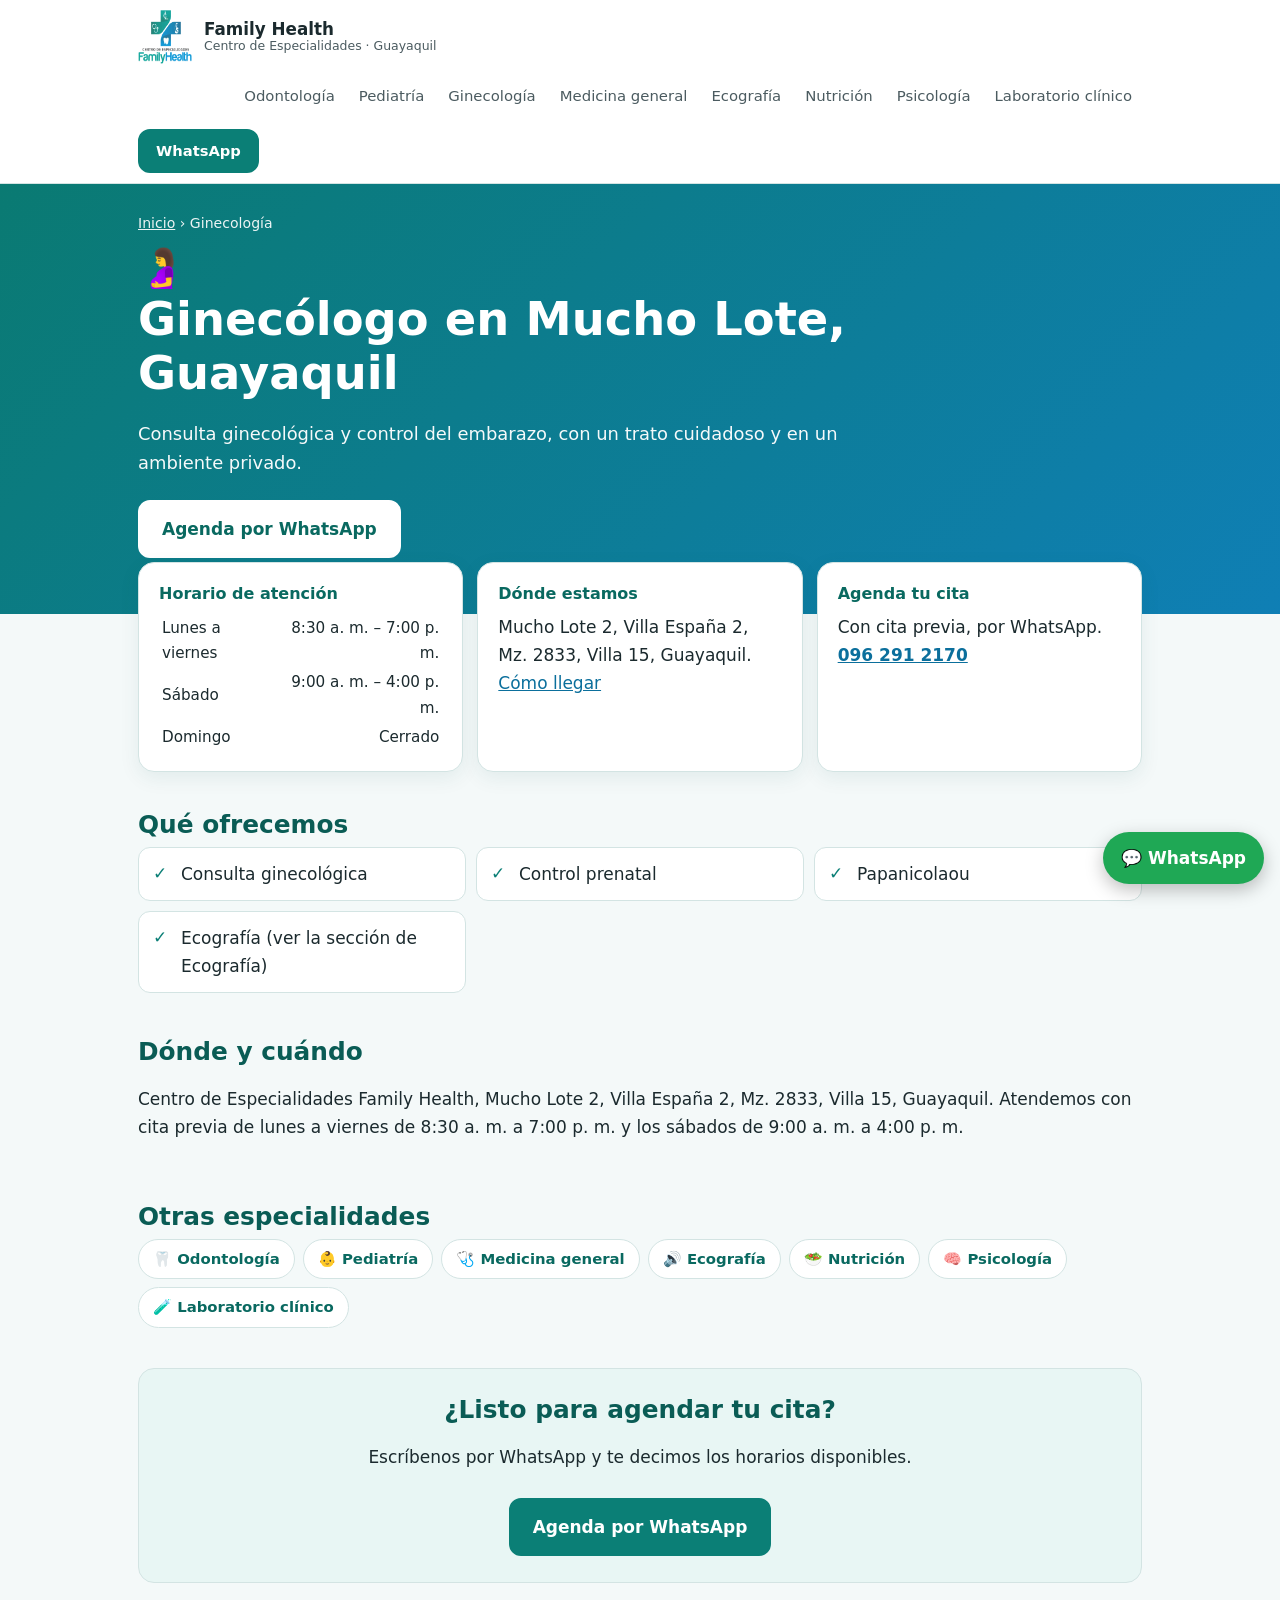
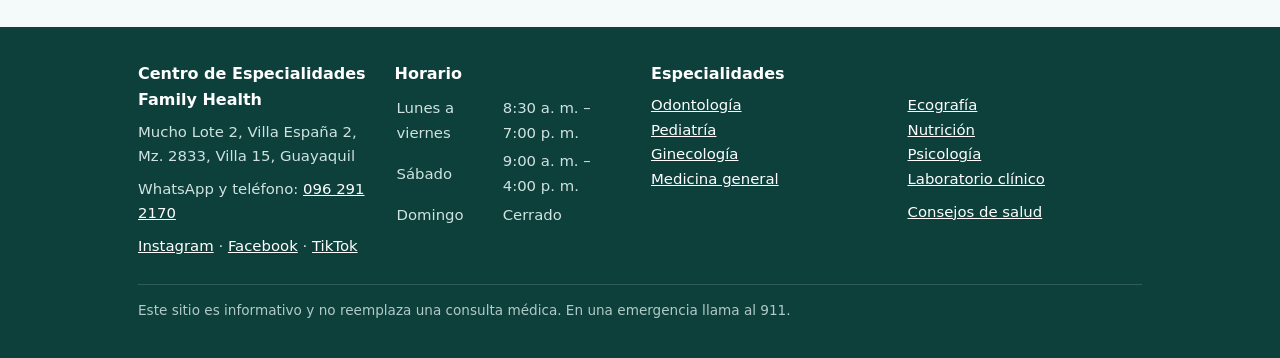
<file: ginecologia/index.html>
<!doctype html>
<html lang="es">
<head>
<meta charset="utf-8">
<meta name="viewport" content="width=device-width,initial-scale=1">
<title>Ginecólogo en Mucho Lote, Guayaquil | Family Health</title>
<meta name="description" content="Ginecología y obstetricia en Mucho Lote, norte de Guayaquil: consulta ginecológica y control del embarazo. Agenda por WhatsApp.">
<meta name="theme-color" content="#0a7a72">
<link rel="canonical" href="https://familyhealth-gye.github.io/ginecologia/">
<link rel="icon" href="/logo-192.webp">
<meta property="og:title" content="Ginecólogo en Mucho Lote, Guayaquil | Family Health">
<meta property="og:description" content="Ginecología y obstetricia en Mucho Lote, norte de Guayaquil: consulta ginecológica y control del embarazo. Agenda por WhatsApp.">
<meta property="og:type" content="website">
<meta property="og:url" content="https://familyhealth-gye.github.io/ginecologia/">
<meta property="og:image" content="https://familyhealth-gye.github.io/fotos/fachada.webp">
<meta property="og:locale" content="es_EC">
<link rel="stylesheet" href="/style.css">
<script type="application/ld+json">{"@context": "https://schema.org", "@type": "MedicalWebPage", "name": "Ginecólogo en Mucho Lote, Guayaquil", "description": "Ginecología y obstetricia en Mucho Lote, norte de Guayaquil: consulta ginecológica y control del embarazo. Agenda por WhatsApp.", "url": "https://familyhealth-gye.github.io/ginecologia/", "inLanguage": "es", "provider": {"@id": "https://familyhealth-gye.github.io/#clinic"}, "specialty": "https://schema.org/Gynecologic"}</script>
</head>
<body>
<header class="top"><div class="wrap bar">
<a class="brand" href="/"><img src="/logo-192.webp" alt="" width="54" height="54"><span>Family Health<small>Centro de Especialidades · Guayaquil</small></span></a>
<nav class="nav" aria-label="Especialidades"><a href="/odontologia/">Odontología</a><a href="/pediatria/">Pediatría</a><a href="/ginecologia/">Ginecología</a><a href="/medicina-general/">Medicina general</a><a href="/ecografia/">Ecografía</a><a href="/nutricion/">Nutrición</a><a href="/psicologia/">Psicología</a><a href="/laboratorio/">Laboratorio clínico</a></nav>
<a class="btn btn-sm" href="https://wa.me/593962912170">WhatsApp</a>
</div></header>
<main>
<section class="hero hero-sm"><div class="wrap">
<p class="migas"><a href="/">Inicio</a> › Ginecología</p>
<div class="emoji-grande" aria-hidden="true">🤰</div>
<h1>Ginecólogo en Mucho Lote, Guayaquil</h1>
<p class="lead">Consulta ginecológica y control del embarazo, con un trato cuidadoso y en un ambiente privado.</p>
<p class="acciones"><a class="btn btn-claro" href="https://wa.me/593962912170">Agenda por WhatsApp</a></p>
</div></section>
<div class="wrap">
<div class="info">
<div class="tarjeta"><h3>Horario de atención</h3><table><tr><td>Lunes a viernes</td><td>8:30 a. m. – 7:00 p. m.</td></tr><tr><td>Sábado</td><td>9:00 a. m. – 4:00 p. m.</td></tr><tr><td>Domingo</td><td>Cerrado</td></tr></table></div>
<div class="tarjeta"><h3>Dónde estamos</h3><p>Mucho Lote 2, Villa España 2, Mz. 2833, Villa 15, Guayaquil.</p><p><a href="https://www.google.com/maps/search/?api=1&query=Centro+de+especialidades+Family+Health+Guayaquil">Cómo llegar</a></p></div>
<div class="tarjeta"><h3>Agenda tu cita</h3><p>Con cita previa, por WhatsApp.</p><p><a href="https://wa.me/593962912170"><strong>096 291 2170</strong></a></p></div>
</div>
<section class="bloque"><h2>Qué ofrecemos</h2><ul class="checks"><li>Consulta ginecológica</li><li>Control prenatal</li><li>Papanicolaou</li><li>Ecografía (ver la sección de Ecografía)</li></ul></section>
<section class="bloque"><h2>Dónde y cuándo</h2>
<p>Centro de Especialidades Family Health, Mucho Lote 2, Villa España 2, Mz. 2833, Villa 15, Guayaquil. Atendemos con cita previa de lunes a viernes de 8:30 a. m. a 7:00 p. m. y los sábados de 9:00 a. m. a 4:00 p. m.</p></section>
<section class="bloque"><h2>Otras especialidades</h2><ul class="otras"><li><a href="/odontologia/">🦷 Odontología</a></li><li><a href="/pediatria/">👶 Pediatría</a></li><li><a href="/medicina-general/">🩺 Medicina general</a></li><li><a href="/ecografia/">🔊 Ecografía</a></li><li><a href="/nutricion/">🥗 Nutrición</a></li><li><a href="/psicologia/">🧠 Psicología</a></li><li><a href="/laboratorio/">🧪 Laboratorio clínico</a></li></ul></section>
<div class="cta"><h2>¿Listo para agendar tu cita?</h2><p>Escríbenos por WhatsApp y te decimos los horarios disponibles.</p>
<a class="btn" href="https://wa.me/593962912170">Agenda por WhatsApp</a></div>
</div>
</main>
<footer><div class="wrap">
<div class="cols">
<div><h3>Centro de Especialidades Family Health</h3><p>Mucho Lote 2, Villa España 2, Mz. 2833, Villa 15, Guayaquil</p><p>WhatsApp y teléfono: <a href="https://wa.me/593962912170">096 291 2170</a></p><p><a href="https://www.instagram.com/familyhealth.gye/" rel="me">Instagram</a> · <a href="https://www.facebook.com/familyhealthgye" rel="me">Facebook</a> · <a href="https://www.tiktok.com/@familyhealth.gye" rel="me">TikTok</a></p></div>
<div><h3>Horario</h3><table><tr><td>Lunes a viernes</td><td>8:30 a. m. – 7:00 p. m.</td></tr><tr><td>Sábado</td><td>9:00 a. m. – 4:00 p. m.</td></tr><tr><td>Domingo</td><td>Cerrado</td></tr></table></div>
<div><h3>Especialidades</h3><p><a href="/odontologia/">Odontología</a><br><a href="/pediatria/">Pediatría</a><br><a href="/ginecologia/">Ginecología</a><br><a href="/medicina-general/">Medicina general</a><br></p></div>
<div><h3>&nbsp;</h3><p><a href="/ecografia/">Ecografía</a><br><a href="/nutricion/">Nutrición</a><br><a href="/psicologia/">Psicología</a><br><a href="/laboratorio/">Laboratorio clínico</a><br></p><p><a href="/blog/">Consejos de salud</a></p></div>
</div>
<p class="aviso">Este sitio es informativo y no reemplaza una consulta médica. En una emergencia llama al 911.</p>
</div></footer>
<a class="flotante" href="https://wa.me/593962912170" aria-label="Escríbenos por WhatsApp">💬 WhatsApp</a>
</body>
</html>
</file>
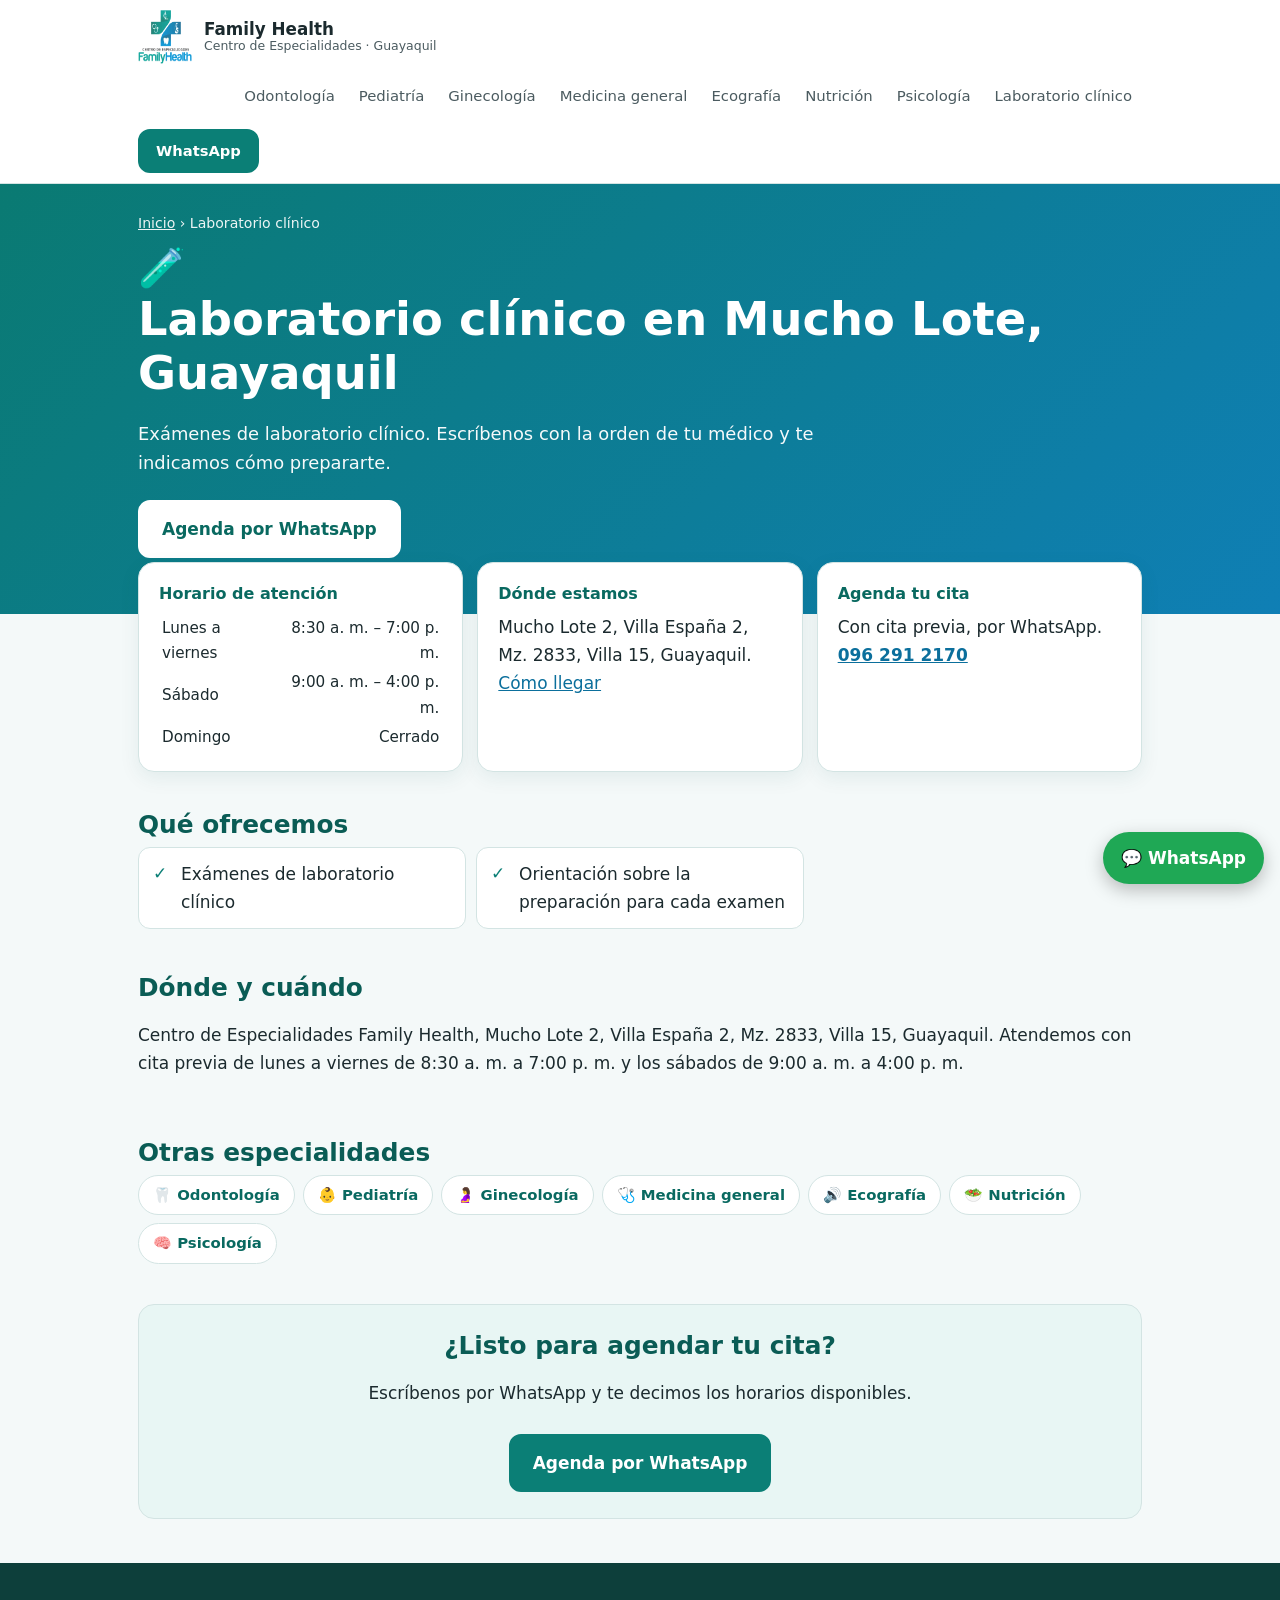
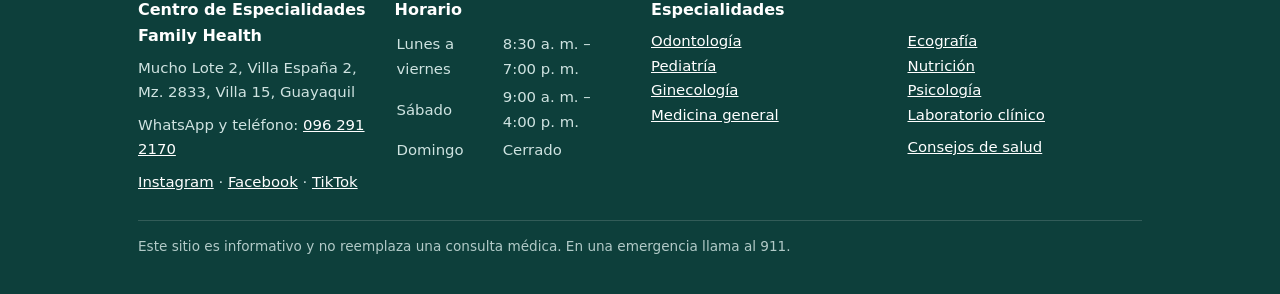
<file: laboratorio/index.html>
<!doctype html>
<html lang="es">
<head>
<meta charset="utf-8">
<meta name="viewport" content="width=device-width,initial-scale=1">
<title>Laboratorio clínico en Mucho Lote, Guayaquil | Family Health</title>
<meta name="description" content="Laboratorio clínico en Mucho Lote, norte de Guayaquil. Consulta por WhatsApp qué exámenes necesitas.">
<meta name="theme-color" content="#0a7a72">
<link rel="canonical" href="https://familyhealth-gye.github.io/laboratorio/">
<link rel="icon" href="/logo-192.webp">
<meta property="og:title" content="Laboratorio clínico en Mucho Lote, Guayaquil | Family Health">
<meta property="og:description" content="Laboratorio clínico en Mucho Lote, norte de Guayaquil. Consulta por WhatsApp qué exámenes necesitas.">
<meta property="og:type" content="website">
<meta property="og:url" content="https://familyhealth-gye.github.io/laboratorio/">
<meta property="og:image" content="https://familyhealth-gye.github.io/fotos/fachada.webp">
<meta property="og:locale" content="es_EC">
<link rel="stylesheet" href="/style.css">
<script type="application/ld+json">{"@context": "https://schema.org", "@type": "MedicalWebPage", "name": "Laboratorio clínico en Mucho Lote, Guayaquil", "description": "Laboratorio clínico en Mucho Lote, norte de Guayaquil. Consulta por WhatsApp qué exámenes necesitas.", "url": "https://familyhealth-gye.github.io/laboratorio/", "inLanguage": "es", "provider": {"@id": "https://familyhealth-gye.github.io/#clinic"}}</script>
</head>
<body>
<header class="top"><div class="wrap bar">
<a class="brand" href="/"><img src="/logo-192.webp" alt="" width="54" height="54"><span>Family Health<small>Centro de Especialidades · Guayaquil</small></span></a>
<nav class="nav" aria-label="Especialidades"><a href="/odontologia/">Odontología</a><a href="/pediatria/">Pediatría</a><a href="/ginecologia/">Ginecología</a><a href="/medicina-general/">Medicina general</a><a href="/ecografia/">Ecografía</a><a href="/nutricion/">Nutrición</a><a href="/psicologia/">Psicología</a><a href="/laboratorio/">Laboratorio clínico</a></nav>
<a class="btn btn-sm" href="https://wa.me/593962912170">WhatsApp</a>
</div></header>
<main>
<section class="hero hero-sm"><div class="wrap">
<p class="migas"><a href="/">Inicio</a> › Laboratorio clínico</p>
<div class="emoji-grande" aria-hidden="true">🧪</div>
<h1>Laboratorio clínico en Mucho Lote, Guayaquil</h1>
<p class="lead">Exámenes de laboratorio clínico. Escríbenos con la orden de tu médico y te indicamos cómo prepararte.</p>
<p class="acciones"><a class="btn btn-claro" href="https://wa.me/593962912170">Agenda por WhatsApp</a></p>
</div></section>
<div class="wrap">
<div class="info">
<div class="tarjeta"><h3>Horario de atención</h3><table><tr><td>Lunes a viernes</td><td>8:30 a. m. – 7:00 p. m.</td></tr><tr><td>Sábado</td><td>9:00 a. m. – 4:00 p. m.</td></tr><tr><td>Domingo</td><td>Cerrado</td></tr></table></div>
<div class="tarjeta"><h3>Dónde estamos</h3><p>Mucho Lote 2, Villa España 2, Mz. 2833, Villa 15, Guayaquil.</p><p><a href="https://www.google.com/maps/search/?api=1&query=Centro+de+especialidades+Family+Health+Guayaquil">Cómo llegar</a></p></div>
<div class="tarjeta"><h3>Agenda tu cita</h3><p>Con cita previa, por WhatsApp.</p><p><a href="https://wa.me/593962912170"><strong>096 291 2170</strong></a></p></div>
</div>
<section class="bloque"><h2>Qué ofrecemos</h2><ul class="checks"><li>Exámenes de laboratorio clínico</li><li>Orientación sobre la preparación para cada examen</li></ul></section>
<section class="bloque"><h2>Dónde y cuándo</h2>
<p>Centro de Especialidades Family Health, Mucho Lote 2, Villa España 2, Mz. 2833, Villa 15, Guayaquil. Atendemos con cita previa de lunes a viernes de 8:30 a. m. a 7:00 p. m. y los sábados de 9:00 a. m. a 4:00 p. m.</p></section>
<section class="bloque"><h2>Otras especialidades</h2><ul class="otras"><li><a href="/odontologia/">🦷 Odontología</a></li><li><a href="/pediatria/">👶 Pediatría</a></li><li><a href="/ginecologia/">🤰 Ginecología</a></li><li><a href="/medicina-general/">🩺 Medicina general</a></li><li><a href="/ecografia/">🔊 Ecografía</a></li><li><a href="/nutricion/">🥗 Nutrición</a></li><li><a href="/psicologia/">🧠 Psicología</a></li></ul></section>
<div class="cta"><h2>¿Listo para agendar tu cita?</h2><p>Escríbenos por WhatsApp y te decimos los horarios disponibles.</p>
<a class="btn" href="https://wa.me/593962912170">Agenda por WhatsApp</a></div>
</div>
</main>
<footer><div class="wrap">
<div class="cols">
<div><h3>Centro de Especialidades Family Health</h3><p>Mucho Lote 2, Villa España 2, Mz. 2833, Villa 15, Guayaquil</p><p>WhatsApp y teléfono: <a href="https://wa.me/593962912170">096 291 2170</a></p><p><a href="https://www.instagram.com/familyhealth.gye/" rel="me">Instagram</a> · <a href="https://www.facebook.com/familyhealthgye" rel="me">Facebook</a> · <a href="https://www.tiktok.com/@familyhealth.gye" rel="me">TikTok</a></p></div>
<div><h3>Horario</h3><table><tr><td>Lunes a viernes</td><td>8:30 a. m. – 7:00 p. m.</td></tr><tr><td>Sábado</td><td>9:00 a. m. – 4:00 p. m.</td></tr><tr><td>Domingo</td><td>Cerrado</td></tr></table></div>
<div><h3>Especialidades</h3><p><a href="/odontologia/">Odontología</a><br><a href="/pediatria/">Pediatría</a><br><a href="/ginecologia/">Ginecología</a><br><a href="/medicina-general/">Medicina general</a><br></p></div>
<div><h3>&nbsp;</h3><p><a href="/ecografia/">Ecografía</a><br><a href="/nutricion/">Nutrición</a><br><a href="/psicologia/">Psicología</a><br><a href="/laboratorio/">Laboratorio clínico</a><br></p><p><a href="/blog/">Consejos de salud</a></p></div>
</div>
<p class="aviso">Este sitio es informativo y no reemplaza una consulta médica. En una emergencia llama al 911.</p>
</div></footer>
<a class="flotante" href="https://wa.me/593962912170" aria-label="Escríbenos por WhatsApp">💬 WhatsApp</a>
</body>
</html>
</file>
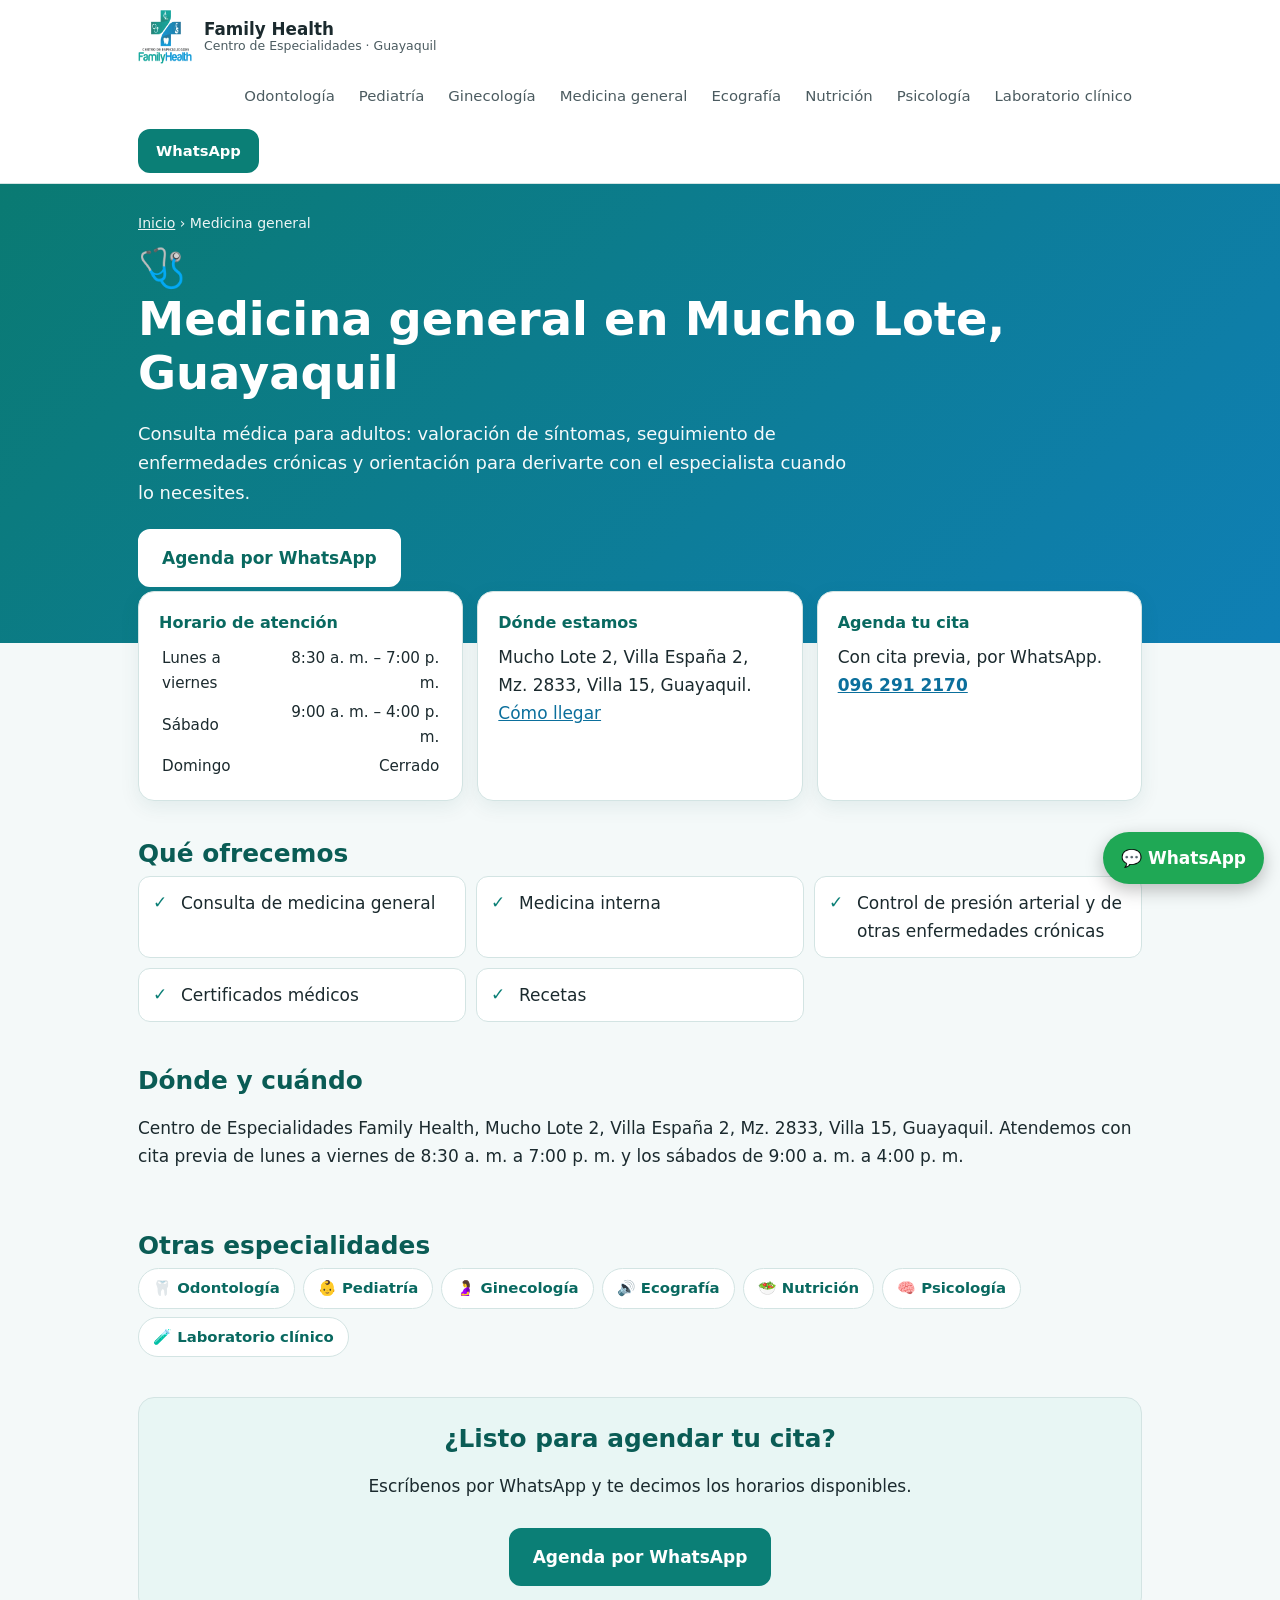
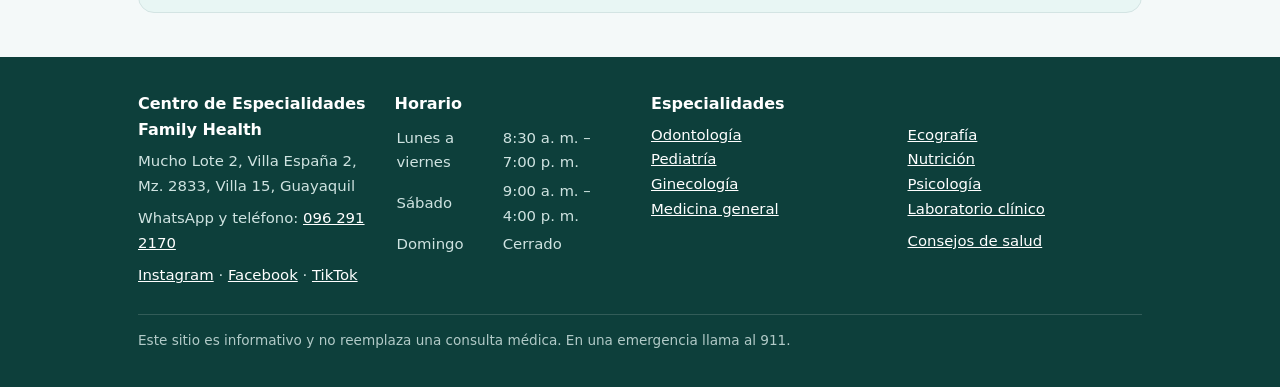
<file: medicina-general/index.html>
<!doctype html>
<html lang="es">
<head>
<meta charset="utf-8">
<meta name="viewport" content="width=device-width,initial-scale=1">
<title>Medicina general en Mucho Lote, Guayaquil | Family Health</title>
<meta name="description" content="Medicina general y medicina interna en Mucho Lote, norte de Guayaquil: consulta, control de enfermedades crónicas, certificados médicos y recetas.">
<meta name="theme-color" content="#0a7a72">
<link rel="canonical" href="https://familyhealth-gye.github.io/medicina-general/">
<link rel="icon" href="/logo-192.webp">
<meta property="og:title" content="Medicina general en Mucho Lote, Guayaquil | Family Health">
<meta property="og:description" content="Medicina general y medicina interna en Mucho Lote, norte de Guayaquil: consulta, control de enfermedades crónicas, certificados médicos y recetas.">
<meta property="og:type" content="website">
<meta property="og:url" content="https://familyhealth-gye.github.io/medicina-general/">
<meta property="og:image" content="https://familyhealth-gye.github.io/fotos/fachada.webp">
<meta property="og:locale" content="es_EC">
<link rel="stylesheet" href="/style.css">
<script type="application/ld+json">{"@context": "https://schema.org", "@type": "MedicalWebPage", "name": "Medicina general en Mucho Lote, Guayaquil", "description": "Medicina general y medicina interna en Mucho Lote, norte de Guayaquil: consulta, control de enfermedades crónicas, certificados médicos y recetas.", "url": "https://familyhealth-gye.github.io/medicina-general/", "inLanguage": "es", "provider": {"@id": "https://familyhealth-gye.github.io/#clinic"}, "specialty": "https://schema.org/PrimaryCare"}</script>
</head>
<body>
<header class="top"><div class="wrap bar">
<a class="brand" href="/"><img src="/logo-192.webp" alt="" width="54" height="54"><span>Family Health<small>Centro de Especialidades · Guayaquil</small></span></a>
<nav class="nav" aria-label="Especialidades"><a href="/odontologia/">Odontología</a><a href="/pediatria/">Pediatría</a><a href="/ginecologia/">Ginecología</a><a href="/medicina-general/">Medicina general</a><a href="/ecografia/">Ecografía</a><a href="/nutricion/">Nutrición</a><a href="/psicologia/">Psicología</a><a href="/laboratorio/">Laboratorio clínico</a></nav>
<a class="btn btn-sm" href="https://wa.me/593962912170">WhatsApp</a>
</div></header>
<main>
<section class="hero hero-sm"><div class="wrap">
<p class="migas"><a href="/">Inicio</a> › Medicina general</p>
<div class="emoji-grande" aria-hidden="true">🩺</div>
<h1>Medicina general en Mucho Lote, Guayaquil</h1>
<p class="lead">Consulta médica para adultos: valoración de síntomas, seguimiento de enfermedades crónicas y orientación para derivarte con el especialista cuando lo necesites.</p>
<p class="acciones"><a class="btn btn-claro" href="https://wa.me/593962912170">Agenda por WhatsApp</a></p>
</div></section>
<div class="wrap">
<div class="info">
<div class="tarjeta"><h3>Horario de atención</h3><table><tr><td>Lunes a viernes</td><td>8:30 a. m. – 7:00 p. m.</td></tr><tr><td>Sábado</td><td>9:00 a. m. – 4:00 p. m.</td></tr><tr><td>Domingo</td><td>Cerrado</td></tr></table></div>
<div class="tarjeta"><h3>Dónde estamos</h3><p>Mucho Lote 2, Villa España 2, Mz. 2833, Villa 15, Guayaquil.</p><p><a href="https://www.google.com/maps/search/?api=1&query=Centro+de+especialidades+Family+Health+Guayaquil">Cómo llegar</a></p></div>
<div class="tarjeta"><h3>Agenda tu cita</h3><p>Con cita previa, por WhatsApp.</p><p><a href="https://wa.me/593962912170"><strong>096 291 2170</strong></a></p></div>
</div>
<section class="bloque"><h2>Qué ofrecemos</h2><ul class="checks"><li>Consulta de medicina general</li><li>Medicina interna</li><li>Control de presión arterial y de otras enfermedades crónicas</li><li>Certificados médicos</li><li>Recetas</li></ul></section>
<section class="bloque"><h2>Dónde y cuándo</h2>
<p>Centro de Especialidades Family Health, Mucho Lote 2, Villa España 2, Mz. 2833, Villa 15, Guayaquil. Atendemos con cita previa de lunes a viernes de 8:30 a. m. a 7:00 p. m. y los sábados de 9:00 a. m. a 4:00 p. m.</p></section>
<section class="bloque"><h2>Otras especialidades</h2><ul class="otras"><li><a href="/odontologia/">🦷 Odontología</a></li><li><a href="/pediatria/">👶 Pediatría</a></li><li><a href="/ginecologia/">🤰 Ginecología</a></li><li><a href="/ecografia/">🔊 Ecografía</a></li><li><a href="/nutricion/">🥗 Nutrición</a></li><li><a href="/psicologia/">🧠 Psicología</a></li><li><a href="/laboratorio/">🧪 Laboratorio clínico</a></li></ul></section>
<div class="cta"><h2>¿Listo para agendar tu cita?</h2><p>Escríbenos por WhatsApp y te decimos los horarios disponibles.</p>
<a class="btn" href="https://wa.me/593962912170">Agenda por WhatsApp</a></div>
</div>
</main>
<footer><div class="wrap">
<div class="cols">
<div><h3>Centro de Especialidades Family Health</h3><p>Mucho Lote 2, Villa España 2, Mz. 2833, Villa 15, Guayaquil</p><p>WhatsApp y teléfono: <a href="https://wa.me/593962912170">096 291 2170</a></p><p><a href="https://www.instagram.com/familyhealth.gye/" rel="me">Instagram</a> · <a href="https://www.facebook.com/familyhealthgye" rel="me">Facebook</a> · <a href="https://www.tiktok.com/@familyhealth.gye" rel="me">TikTok</a></p></div>
<div><h3>Horario</h3><table><tr><td>Lunes a viernes</td><td>8:30 a. m. – 7:00 p. m.</td></tr><tr><td>Sábado</td><td>9:00 a. m. – 4:00 p. m.</td></tr><tr><td>Domingo</td><td>Cerrado</td></tr></table></div>
<div><h3>Especialidades</h3><p><a href="/odontologia/">Odontología</a><br><a href="/pediatria/">Pediatría</a><br><a href="/ginecologia/">Ginecología</a><br><a href="/medicina-general/">Medicina general</a><br></p></div>
<div><h3>&nbsp;</h3><p><a href="/ecografia/">Ecografía</a><br><a href="/nutricion/">Nutrición</a><br><a href="/psicologia/">Psicología</a><br><a href="/laboratorio/">Laboratorio clínico</a><br></p><p><a href="/blog/">Consejos de salud</a></p></div>
</div>
<p class="aviso">Este sitio es informativo y no reemplaza una consulta médica. En una emergencia llama al 911.</p>
</div></footer>
<a class="flotante" href="https://wa.me/593962912170" aria-label="Escríbenos por WhatsApp">💬 WhatsApp</a>
</body>
</html>
</file>
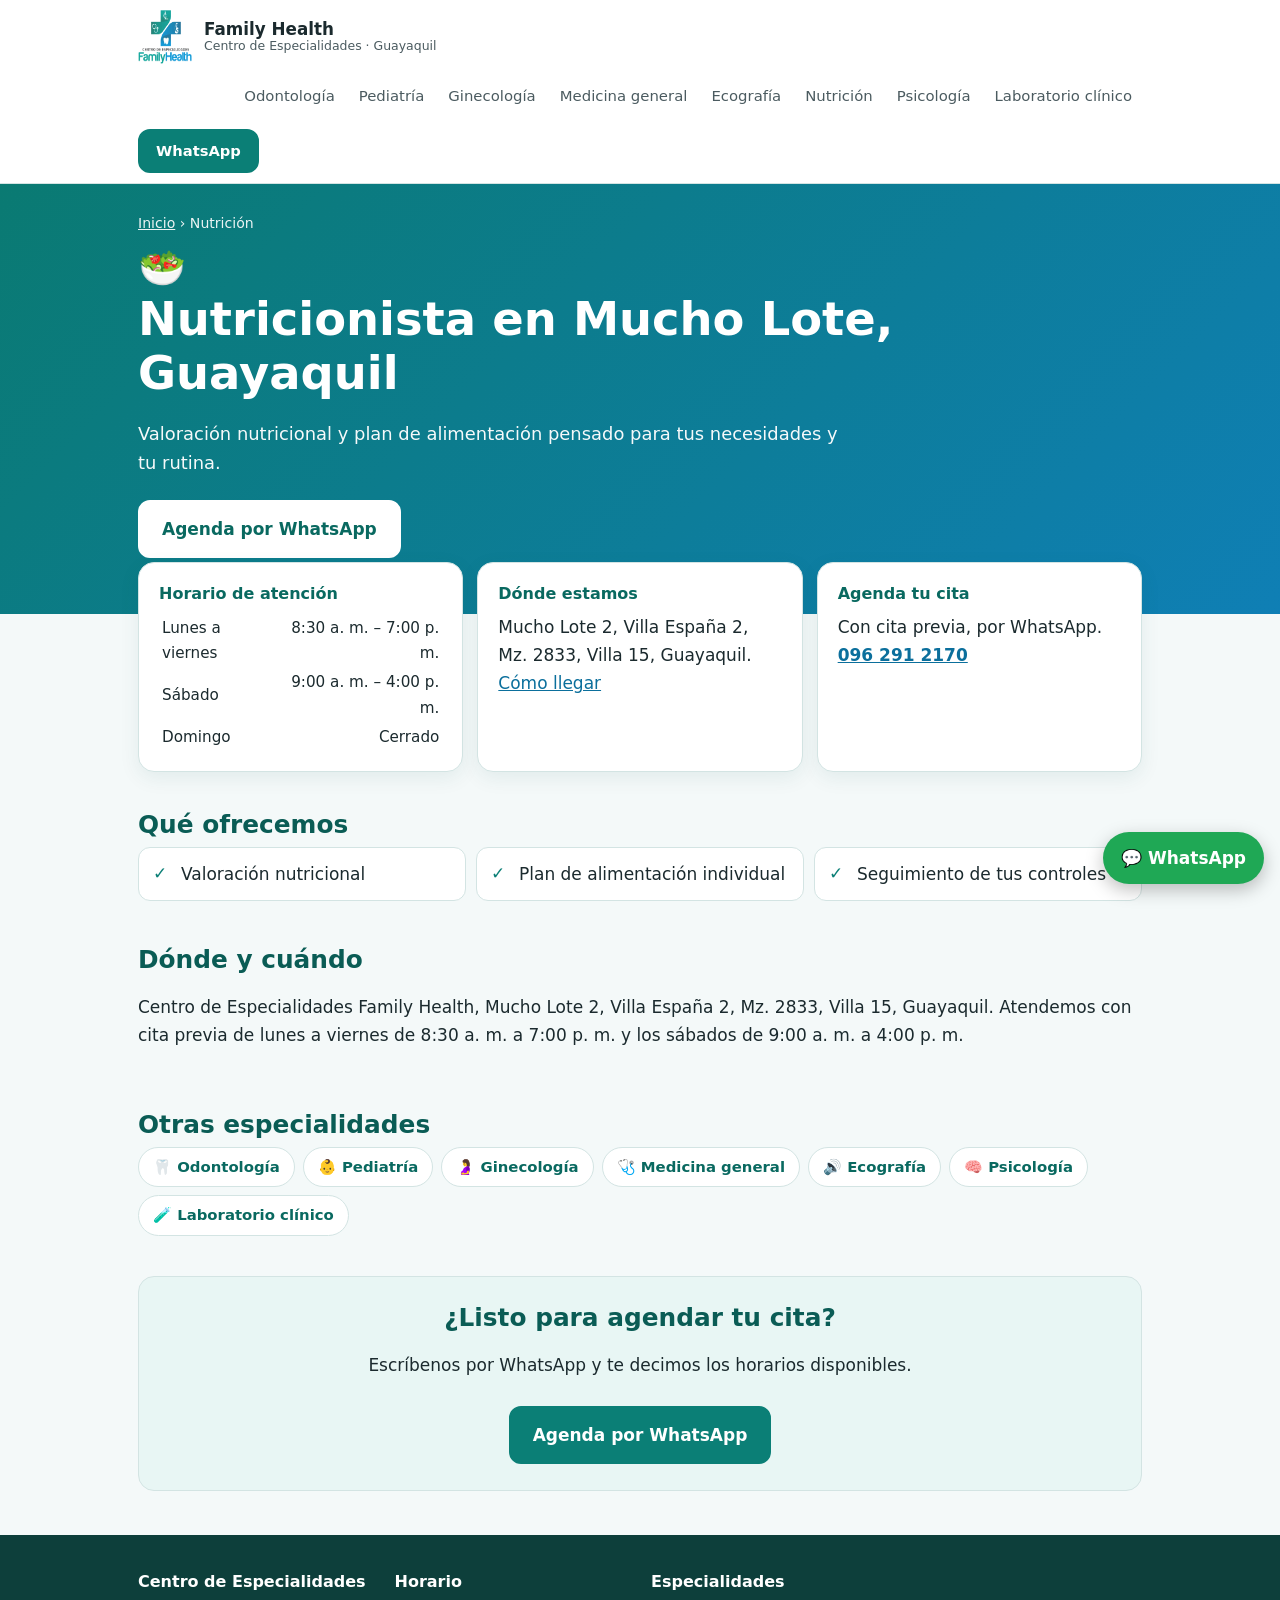
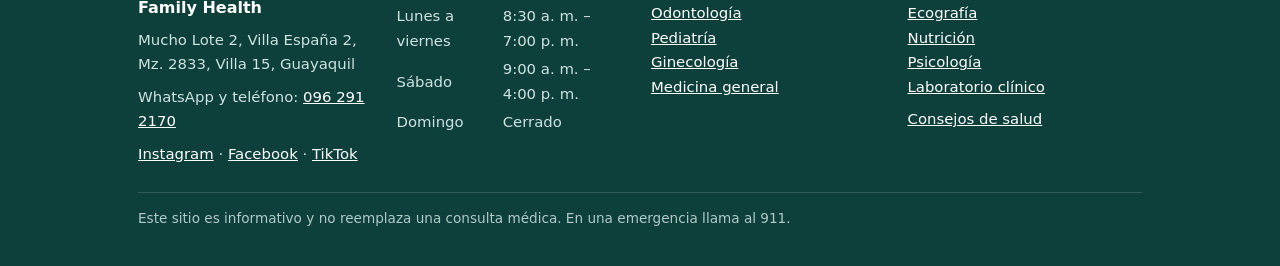
<file: nutricion/index.html>
<!doctype html>
<html lang="es">
<head>
<meta charset="utf-8">
<meta name="viewport" content="width=device-width,initial-scale=1">
<title>Nutricionista en Mucho Lote, Guayaquil | Family Health</title>
<meta name="description" content="Nutrición en Mucho Lote, norte de Guayaquil: valoración nutricional y plan de alimentación según tus necesidades.">
<meta name="theme-color" content="#0a7a72">
<link rel="canonical" href="https://familyhealth-gye.github.io/nutricion/">
<link rel="icon" href="/logo-192.webp">
<meta property="og:title" content="Nutricionista en Mucho Lote, Guayaquil | Family Health">
<meta property="og:description" content="Nutrición en Mucho Lote, norte de Guayaquil: valoración nutricional y plan de alimentación según tus necesidades.">
<meta property="og:type" content="website">
<meta property="og:url" content="https://familyhealth-gye.github.io/nutricion/">
<meta property="og:image" content="https://familyhealth-gye.github.io/fotos/fachada.webp">
<meta property="og:locale" content="es_EC">
<link rel="stylesheet" href="/style.css">
<script type="application/ld+json">{"@context": "https://schema.org", "@type": "MedicalWebPage", "name": "Nutricionista en Mucho Lote, Guayaquil", "description": "Nutrición en Mucho Lote, norte de Guayaquil: valoración nutricional y plan de alimentación según tus necesidades.", "url": "https://familyhealth-gye.github.io/nutricion/", "inLanguage": "es", "provider": {"@id": "https://familyhealth-gye.github.io/#clinic"}, "specialty": "https://schema.org/DietNutrition"}</script>
</head>
<body>
<header class="top"><div class="wrap bar">
<a class="brand" href="/"><img src="/logo-192.webp" alt="" width="54" height="54"><span>Family Health<small>Centro de Especialidades · Guayaquil</small></span></a>
<nav class="nav" aria-label="Especialidades"><a href="/odontologia/">Odontología</a><a href="/pediatria/">Pediatría</a><a href="/ginecologia/">Ginecología</a><a href="/medicina-general/">Medicina general</a><a href="/ecografia/">Ecografía</a><a href="/nutricion/">Nutrición</a><a href="/psicologia/">Psicología</a><a href="/laboratorio/">Laboratorio clínico</a></nav>
<a class="btn btn-sm" href="https://wa.me/593962912170">WhatsApp</a>
</div></header>
<main>
<section class="hero hero-sm"><div class="wrap">
<p class="migas"><a href="/">Inicio</a> › Nutrición</p>
<div class="emoji-grande" aria-hidden="true">🥗</div>
<h1>Nutricionista en Mucho Lote, Guayaquil</h1>
<p class="lead">Valoración nutricional y plan de alimentación pensado para tus necesidades y tu rutina.</p>
<p class="acciones"><a class="btn btn-claro" href="https://wa.me/593962912170">Agenda por WhatsApp</a></p>
</div></section>
<div class="wrap">
<div class="info">
<div class="tarjeta"><h3>Horario de atención</h3><table><tr><td>Lunes a viernes</td><td>8:30 a. m. – 7:00 p. m.</td></tr><tr><td>Sábado</td><td>9:00 a. m. – 4:00 p. m.</td></tr><tr><td>Domingo</td><td>Cerrado</td></tr></table></div>
<div class="tarjeta"><h3>Dónde estamos</h3><p>Mucho Lote 2, Villa España 2, Mz. 2833, Villa 15, Guayaquil.</p><p><a href="https://www.google.com/maps/search/?api=1&query=Centro+de+especialidades+Family+Health+Guayaquil">Cómo llegar</a></p></div>
<div class="tarjeta"><h3>Agenda tu cita</h3><p>Con cita previa, por WhatsApp.</p><p><a href="https://wa.me/593962912170"><strong>096 291 2170</strong></a></p></div>
</div>
<section class="bloque"><h2>Qué ofrecemos</h2><ul class="checks"><li>Valoración nutricional</li><li>Plan de alimentación individual</li><li>Seguimiento de tus controles</li></ul></section>
<section class="bloque"><h2>Dónde y cuándo</h2>
<p>Centro de Especialidades Family Health, Mucho Lote 2, Villa España 2, Mz. 2833, Villa 15, Guayaquil. Atendemos con cita previa de lunes a viernes de 8:30 a. m. a 7:00 p. m. y los sábados de 9:00 a. m. a 4:00 p. m.</p></section>
<section class="bloque"><h2>Otras especialidades</h2><ul class="otras"><li><a href="/odontologia/">🦷 Odontología</a></li><li><a href="/pediatria/">👶 Pediatría</a></li><li><a href="/ginecologia/">🤰 Ginecología</a></li><li><a href="/medicina-general/">🩺 Medicina general</a></li><li><a href="/ecografia/">🔊 Ecografía</a></li><li><a href="/psicologia/">🧠 Psicología</a></li><li><a href="/laboratorio/">🧪 Laboratorio clínico</a></li></ul></section>
<div class="cta"><h2>¿Listo para agendar tu cita?</h2><p>Escríbenos por WhatsApp y te decimos los horarios disponibles.</p>
<a class="btn" href="https://wa.me/593962912170">Agenda por WhatsApp</a></div>
</div>
</main>
<footer><div class="wrap">
<div class="cols">
<div><h3>Centro de Especialidades Family Health</h3><p>Mucho Lote 2, Villa España 2, Mz. 2833, Villa 15, Guayaquil</p><p>WhatsApp y teléfono: <a href="https://wa.me/593962912170">096 291 2170</a></p><p><a href="https://www.instagram.com/familyhealth.gye/" rel="me">Instagram</a> · <a href="https://www.facebook.com/familyhealthgye" rel="me">Facebook</a> · <a href="https://www.tiktok.com/@familyhealth.gye" rel="me">TikTok</a></p></div>
<div><h3>Horario</h3><table><tr><td>Lunes a viernes</td><td>8:30 a. m. – 7:00 p. m.</td></tr><tr><td>Sábado</td><td>9:00 a. m. – 4:00 p. m.</td></tr><tr><td>Domingo</td><td>Cerrado</td></tr></table></div>
<div><h3>Especialidades</h3><p><a href="/odontologia/">Odontología</a><br><a href="/pediatria/">Pediatría</a><br><a href="/ginecologia/">Ginecología</a><br><a href="/medicina-general/">Medicina general</a><br></p></div>
<div><h3>&nbsp;</h3><p><a href="/ecografia/">Ecografía</a><br><a href="/nutricion/">Nutrición</a><br><a href="/psicologia/">Psicología</a><br><a href="/laboratorio/">Laboratorio clínico</a><br></p><p><a href="/blog/">Consejos de salud</a></p></div>
</div>
<p class="aviso">Este sitio es informativo y no reemplaza una consulta médica. En una emergencia llama al 911.</p>
</div></footer>
<a class="flotante" href="https://wa.me/593962912170" aria-label="Escríbenos por WhatsApp">💬 WhatsApp</a>
</body>
</html>
</file>
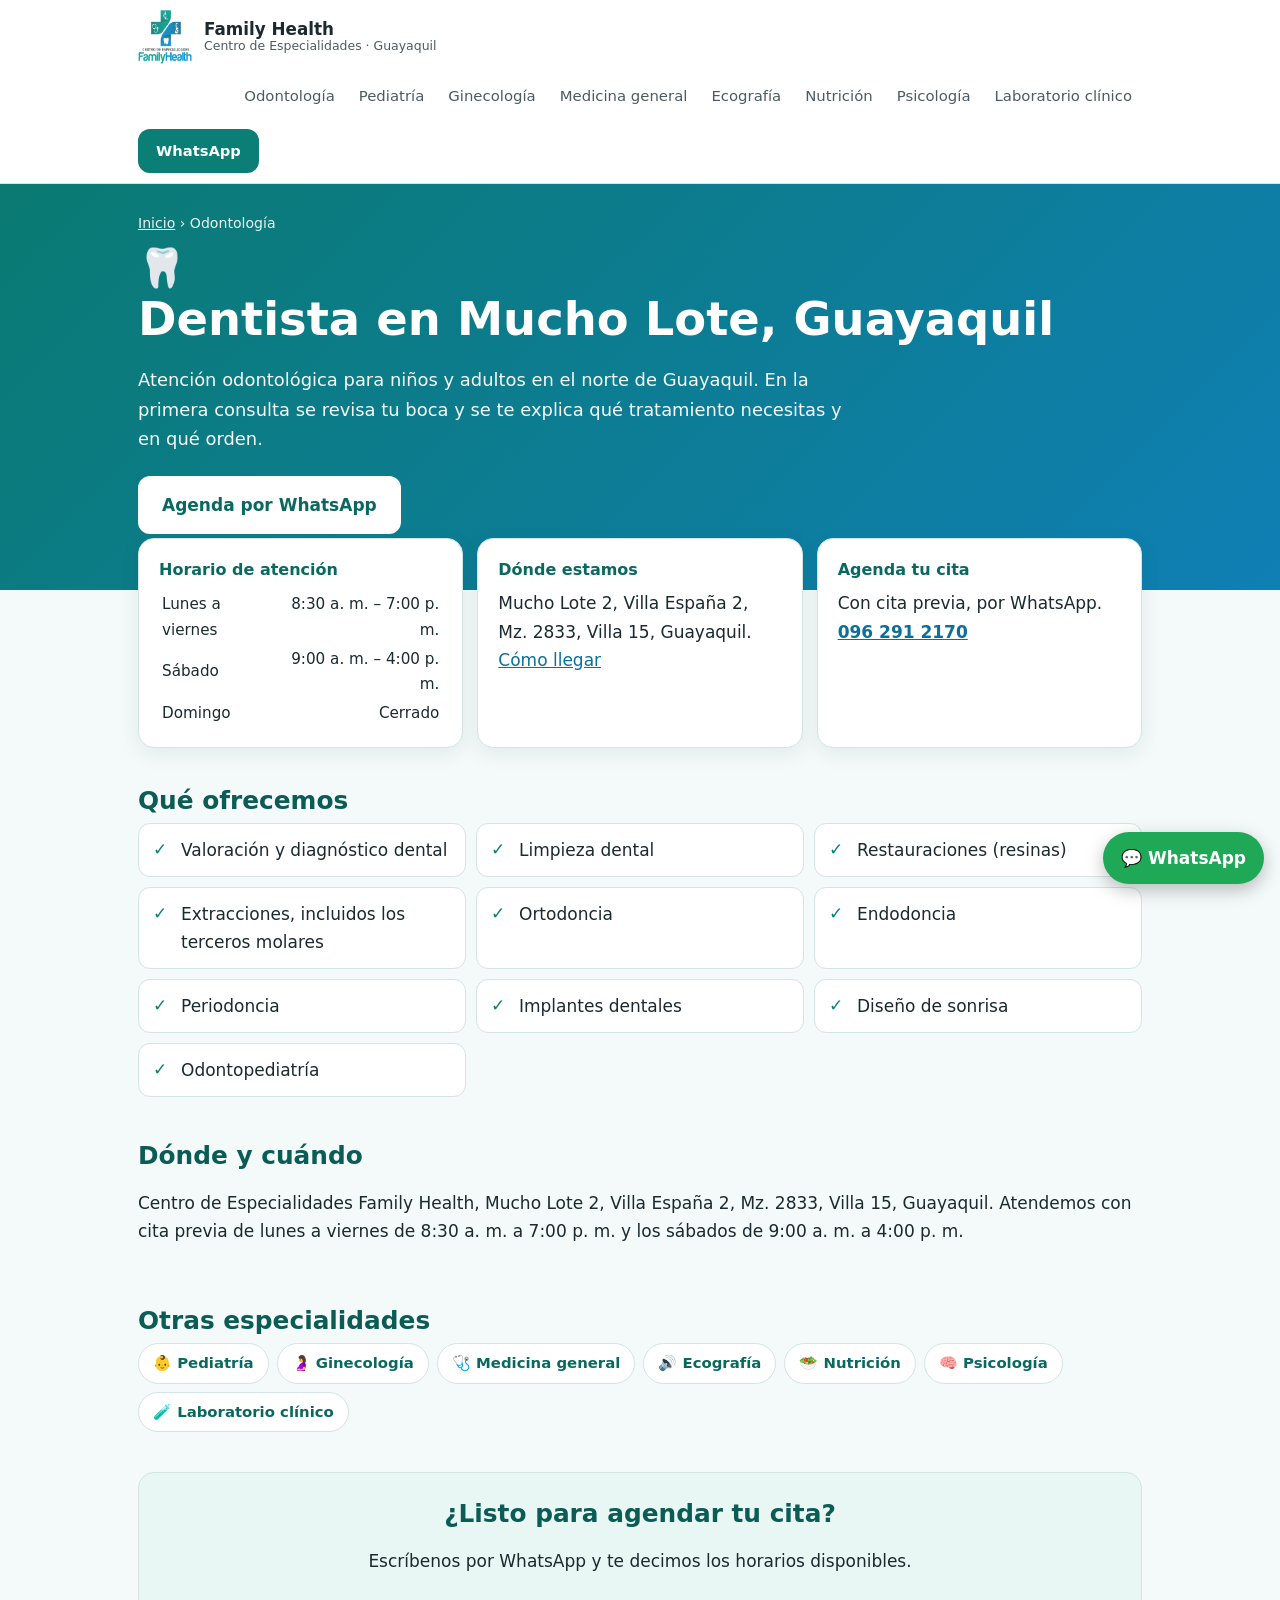
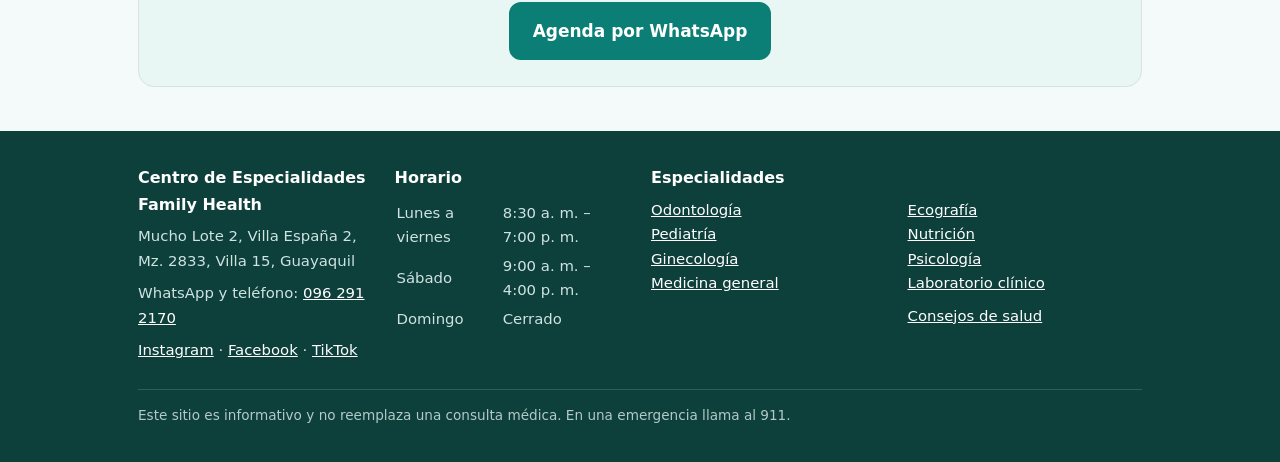
<file: odontologia/index.html>
<!doctype html>
<html lang="es">
<head>
<meta charset="utf-8">
<meta name="viewport" content="width=device-width,initial-scale=1">
<title>Dentista en Mucho Lote, Guayaquil | Family Health</title>
<meta name="description" content="Odontología en Mucho Lote, norte de Guayaquil: valoración, limpieza, extracciones, ortodoncia, endodoncia, periodoncia e implantes. Agenda por WhatsApp.">
<meta name="theme-color" content="#0a7a72">
<link rel="canonical" href="https://familyhealth-gye.github.io/odontologia/">
<link rel="icon" href="/logo-192.webp">
<meta property="og:title" content="Dentista en Mucho Lote, Guayaquil | Family Health">
<meta property="og:description" content="Odontología en Mucho Lote, norte de Guayaquil: valoración, limpieza, extracciones, ortodoncia, endodoncia, periodoncia e implantes. Agenda por WhatsApp.">
<meta property="og:type" content="website">
<meta property="og:url" content="https://familyhealth-gye.github.io/odontologia/">
<meta property="og:image" content="https://familyhealth-gye.github.io/fotos/fachada.webp">
<meta property="og:locale" content="es_EC">
<link rel="stylesheet" href="/style.css">
<script type="application/ld+json">{"@context": "https://schema.org", "@type": "MedicalWebPage", "name": "Dentista en Mucho Lote, Guayaquil", "description": "Odontología en Mucho Lote, norte de Guayaquil: valoración, limpieza, extracciones, ortodoncia, endodoncia, periodoncia e implantes. Agenda por WhatsApp.", "url": "https://familyhealth-gye.github.io/odontologia/", "inLanguage": "es", "provider": {"@id": "https://familyhealth-gye.github.io/#clinic"}, "specialty": "https://schema.org/Dentistry"}</script>
</head>
<body>
<header class="top"><div class="wrap bar">
<a class="brand" href="/"><img src="/logo-192.webp" alt="" width="54" height="54"><span>Family Health<small>Centro de Especialidades · Guayaquil</small></span></a>
<nav class="nav" aria-label="Especialidades"><a href="/odontologia/">Odontología</a><a href="/pediatria/">Pediatría</a><a href="/ginecologia/">Ginecología</a><a href="/medicina-general/">Medicina general</a><a href="/ecografia/">Ecografía</a><a href="/nutricion/">Nutrición</a><a href="/psicologia/">Psicología</a><a href="/laboratorio/">Laboratorio clínico</a></nav>
<a class="btn btn-sm" href="https://wa.me/593962912170">WhatsApp</a>
</div></header>
<main>
<section class="hero hero-sm"><div class="wrap">
<p class="migas"><a href="/">Inicio</a> › Odontología</p>
<div class="emoji-grande" aria-hidden="true">🦷</div>
<h1>Dentista en Mucho Lote, Guayaquil</h1>
<p class="lead">Atención odontológica para niños y adultos en el norte de Guayaquil. En la primera consulta se revisa tu boca y se te explica qué tratamiento necesitas y en qué orden.</p>
<p class="acciones"><a class="btn btn-claro" href="https://wa.me/593962912170">Agenda por WhatsApp</a></p>
</div></section>
<div class="wrap">
<div class="info">
<div class="tarjeta"><h3>Horario de atención</h3><table><tr><td>Lunes a viernes</td><td>8:30 a. m. – 7:00 p. m.</td></tr><tr><td>Sábado</td><td>9:00 a. m. – 4:00 p. m.</td></tr><tr><td>Domingo</td><td>Cerrado</td></tr></table></div>
<div class="tarjeta"><h3>Dónde estamos</h3><p>Mucho Lote 2, Villa España 2, Mz. 2833, Villa 15, Guayaquil.</p><p><a href="https://www.google.com/maps/search/?api=1&query=Centro+de+especialidades+Family+Health+Guayaquil">Cómo llegar</a></p></div>
<div class="tarjeta"><h3>Agenda tu cita</h3><p>Con cita previa, por WhatsApp.</p><p><a href="https://wa.me/593962912170"><strong>096 291 2170</strong></a></p></div>
</div>
<section class="bloque"><h2>Qué ofrecemos</h2><ul class="checks"><li>Valoración y diagnóstico dental</li><li>Limpieza dental</li><li>Restauraciones (resinas)</li><li>Extracciones, incluidos los terceros molares</li><li>Ortodoncia</li><li>Endodoncia</li><li>Periodoncia</li><li>Implantes dentales</li><li>Diseño de sonrisa</li><li>Odontopediatría</li></ul></section>
<section class="bloque"><h2>Dónde y cuándo</h2>
<p>Centro de Especialidades Family Health, Mucho Lote 2, Villa España 2, Mz. 2833, Villa 15, Guayaquil. Atendemos con cita previa de lunes a viernes de 8:30 a. m. a 7:00 p. m. y los sábados de 9:00 a. m. a 4:00 p. m.</p></section>
<section class="bloque"><h2>Otras especialidades</h2><ul class="otras"><li><a href="/pediatria/">👶 Pediatría</a></li><li><a href="/ginecologia/">🤰 Ginecología</a></li><li><a href="/medicina-general/">🩺 Medicina general</a></li><li><a href="/ecografia/">🔊 Ecografía</a></li><li><a href="/nutricion/">🥗 Nutrición</a></li><li><a href="/psicologia/">🧠 Psicología</a></li><li><a href="/laboratorio/">🧪 Laboratorio clínico</a></li></ul></section>
<div class="cta"><h2>¿Listo para agendar tu cita?</h2><p>Escríbenos por WhatsApp y te decimos los horarios disponibles.</p>
<a class="btn" href="https://wa.me/593962912170">Agenda por WhatsApp</a></div>
</div>
</main>
<footer><div class="wrap">
<div class="cols">
<div><h3>Centro de Especialidades Family Health</h3><p>Mucho Lote 2, Villa España 2, Mz. 2833, Villa 15, Guayaquil</p><p>WhatsApp y teléfono: <a href="https://wa.me/593962912170">096 291 2170</a></p><p><a href="https://www.instagram.com/familyhealth.gye/" rel="me">Instagram</a> · <a href="https://www.facebook.com/familyhealthgye" rel="me">Facebook</a> · <a href="https://www.tiktok.com/@familyhealth.gye" rel="me">TikTok</a></p></div>
<div><h3>Horario</h3><table><tr><td>Lunes a viernes</td><td>8:30 a. m. – 7:00 p. m.</td></tr><tr><td>Sábado</td><td>9:00 a. m. – 4:00 p. m.</td></tr><tr><td>Domingo</td><td>Cerrado</td></tr></table></div>
<div><h3>Especialidades</h3><p><a href="/odontologia/">Odontología</a><br><a href="/pediatria/">Pediatría</a><br><a href="/ginecologia/">Ginecología</a><br><a href="/medicina-general/">Medicina general</a><br></p></div>
<div><h3>&nbsp;</h3><p><a href="/ecografia/">Ecografía</a><br><a href="/nutricion/">Nutrición</a><br><a href="/psicologia/">Psicología</a><br><a href="/laboratorio/">Laboratorio clínico</a><br></p><p><a href="/blog/">Consejos de salud</a></p></div>
</div>
<p class="aviso">Este sitio es informativo y no reemplaza una consulta médica. En una emergencia llama al 911.</p>
</div></footer>
<a class="flotante" href="https://wa.me/593962912170" aria-label="Escríbenos por WhatsApp">💬 WhatsApp</a>
</body>
</html>
</file>
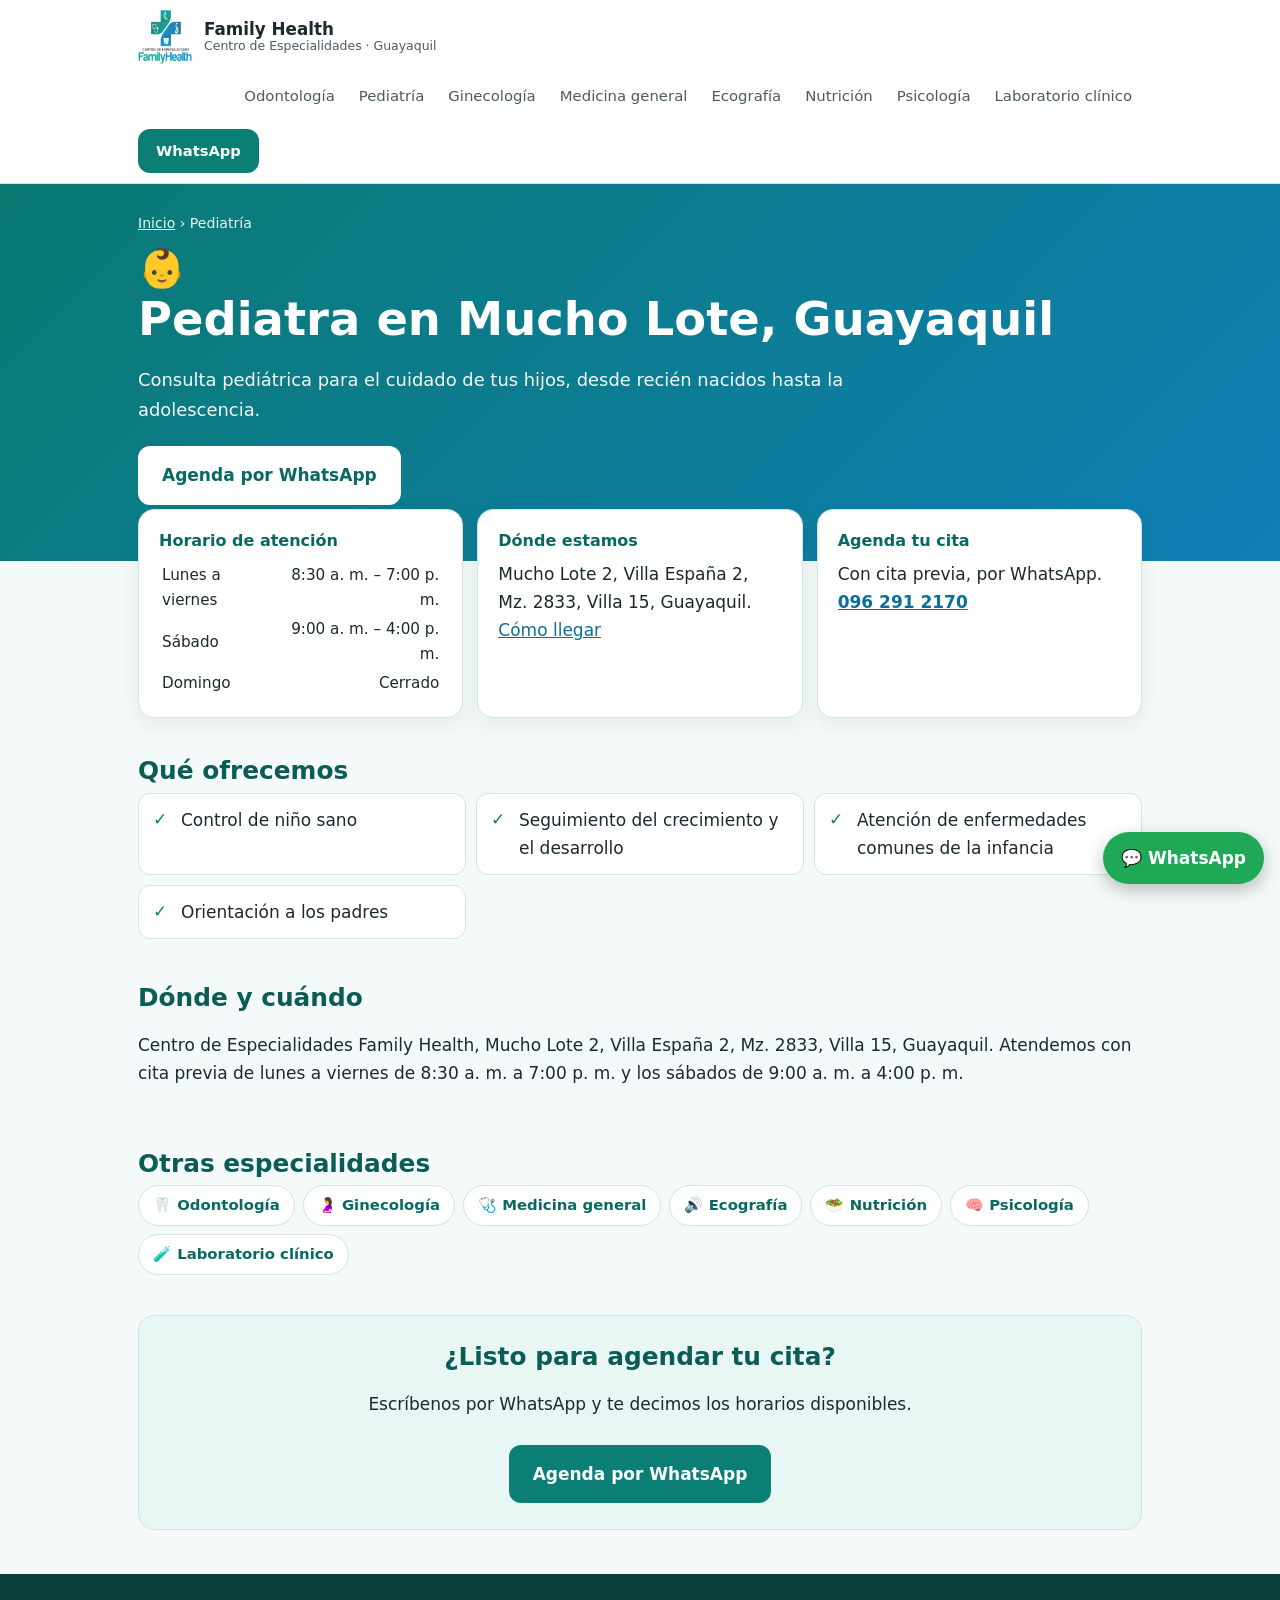
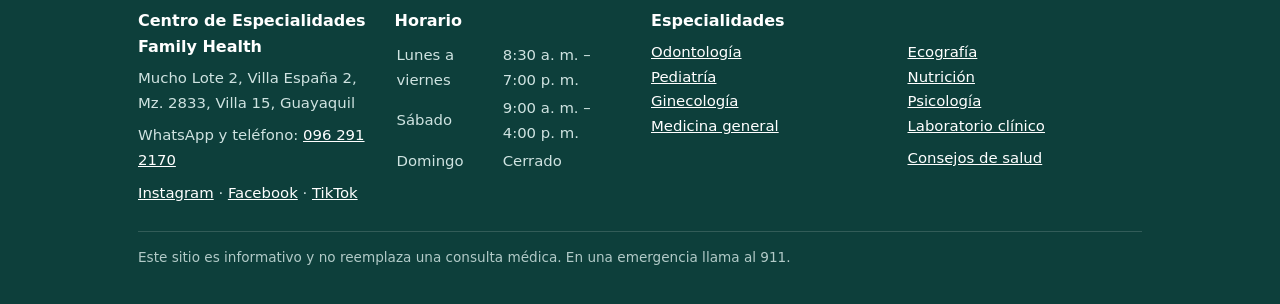
<file: pediatria/index.html>
<!doctype html>
<html lang="es">
<head>
<meta charset="utf-8">
<meta name="viewport" content="width=device-width,initial-scale=1">
<title>Pediatra en Mucho Lote, Guayaquil | Family Health</title>
<meta name="description" content="Pediatría en Mucho Lote, norte de Guayaquil: control de niño sano, crecimiento y desarrollo, y atención de enfermedades comunes de la infancia.">
<meta name="theme-color" content="#0a7a72">
<link rel="canonical" href="https://familyhealth-gye.github.io/pediatria/">
<link rel="icon" href="/logo-192.webp">
<meta property="og:title" content="Pediatra en Mucho Lote, Guayaquil | Family Health">
<meta property="og:description" content="Pediatría en Mucho Lote, norte de Guayaquil: control de niño sano, crecimiento y desarrollo, y atención de enfermedades comunes de la infancia.">
<meta property="og:type" content="website">
<meta property="og:url" content="https://familyhealth-gye.github.io/pediatria/">
<meta property="og:image" content="https://familyhealth-gye.github.io/fotos/fachada.webp">
<meta property="og:locale" content="es_EC">
<link rel="stylesheet" href="/style.css">
<script type="application/ld+json">{"@context": "https://schema.org", "@type": "MedicalWebPage", "name": "Pediatra en Mucho Lote, Guayaquil", "description": "Pediatría en Mucho Lote, norte de Guayaquil: control de niño sano, crecimiento y desarrollo, y atención de enfermedades comunes de la infancia.", "url": "https://familyhealth-gye.github.io/pediatria/", "inLanguage": "es", "provider": {"@id": "https://familyhealth-gye.github.io/#clinic"}, "specialty": "https://schema.org/Pediatric"}</script>
</head>
<body>
<header class="top"><div class="wrap bar">
<a class="brand" href="/"><img src="/logo-192.webp" alt="" width="54" height="54"><span>Family Health<small>Centro de Especialidades · Guayaquil</small></span></a>
<nav class="nav" aria-label="Especialidades"><a href="/odontologia/">Odontología</a><a href="/pediatria/">Pediatría</a><a href="/ginecologia/">Ginecología</a><a href="/medicina-general/">Medicina general</a><a href="/ecografia/">Ecografía</a><a href="/nutricion/">Nutrición</a><a href="/psicologia/">Psicología</a><a href="/laboratorio/">Laboratorio clínico</a></nav>
<a class="btn btn-sm" href="https://wa.me/593962912170">WhatsApp</a>
</div></header>
<main>
<section class="hero hero-sm"><div class="wrap">
<p class="migas"><a href="/">Inicio</a> › Pediatría</p>
<div class="emoji-grande" aria-hidden="true">👶</div>
<h1>Pediatra en Mucho Lote, Guayaquil</h1>
<p class="lead">Consulta pediátrica para el cuidado de tus hijos, desde recién nacidos hasta la adolescencia.</p>
<p class="acciones"><a class="btn btn-claro" href="https://wa.me/593962912170">Agenda por WhatsApp</a></p>
</div></section>
<div class="wrap">
<div class="info">
<div class="tarjeta"><h3>Horario de atención</h3><table><tr><td>Lunes a viernes</td><td>8:30 a. m. – 7:00 p. m.</td></tr><tr><td>Sábado</td><td>9:00 a. m. – 4:00 p. m.</td></tr><tr><td>Domingo</td><td>Cerrado</td></tr></table></div>
<div class="tarjeta"><h3>Dónde estamos</h3><p>Mucho Lote 2, Villa España 2, Mz. 2833, Villa 15, Guayaquil.</p><p><a href="https://www.google.com/maps/search/?api=1&query=Centro+de+especialidades+Family+Health+Guayaquil">Cómo llegar</a></p></div>
<div class="tarjeta"><h3>Agenda tu cita</h3><p>Con cita previa, por WhatsApp.</p><p><a href="https://wa.me/593962912170"><strong>096 291 2170</strong></a></p></div>
</div>
<section class="bloque"><h2>Qué ofrecemos</h2><ul class="checks"><li>Control de niño sano</li><li>Seguimiento del crecimiento y el desarrollo</li><li>Atención de enfermedades comunes de la infancia</li><li>Orientación a los padres</li></ul></section>
<section class="bloque"><h2>Dónde y cuándo</h2>
<p>Centro de Especialidades Family Health, Mucho Lote 2, Villa España 2, Mz. 2833, Villa 15, Guayaquil. Atendemos con cita previa de lunes a viernes de 8:30 a. m. a 7:00 p. m. y los sábados de 9:00 a. m. a 4:00 p. m.</p></section>
<section class="bloque"><h2>Otras especialidades</h2><ul class="otras"><li><a href="/odontologia/">🦷 Odontología</a></li><li><a href="/ginecologia/">🤰 Ginecología</a></li><li><a href="/medicina-general/">🩺 Medicina general</a></li><li><a href="/ecografia/">🔊 Ecografía</a></li><li><a href="/nutricion/">🥗 Nutrición</a></li><li><a href="/psicologia/">🧠 Psicología</a></li><li><a href="/laboratorio/">🧪 Laboratorio clínico</a></li></ul></section>
<div class="cta"><h2>¿Listo para agendar tu cita?</h2><p>Escríbenos por WhatsApp y te decimos los horarios disponibles.</p>
<a class="btn" href="https://wa.me/593962912170">Agenda por WhatsApp</a></div>
</div>
</main>
<footer><div class="wrap">
<div class="cols">
<div><h3>Centro de Especialidades Family Health</h3><p>Mucho Lote 2, Villa España 2, Mz. 2833, Villa 15, Guayaquil</p><p>WhatsApp y teléfono: <a href="https://wa.me/593962912170">096 291 2170</a></p><p><a href="https://www.instagram.com/familyhealth.gye/" rel="me">Instagram</a> · <a href="https://www.facebook.com/familyhealthgye" rel="me">Facebook</a> · <a href="https://www.tiktok.com/@familyhealth.gye" rel="me">TikTok</a></p></div>
<div><h3>Horario</h3><table><tr><td>Lunes a viernes</td><td>8:30 a. m. – 7:00 p. m.</td></tr><tr><td>Sábado</td><td>9:00 a. m. – 4:00 p. m.</td></tr><tr><td>Domingo</td><td>Cerrado</td></tr></table></div>
<div><h3>Especialidades</h3><p><a href="/odontologia/">Odontología</a><br><a href="/pediatria/">Pediatría</a><br><a href="/ginecologia/">Ginecología</a><br><a href="/medicina-general/">Medicina general</a><br></p></div>
<div><h3>&nbsp;</h3><p><a href="/ecografia/">Ecografía</a><br><a href="/nutricion/">Nutrición</a><br><a href="/psicologia/">Psicología</a><br><a href="/laboratorio/">Laboratorio clínico</a><br></p><p><a href="/blog/">Consejos de salud</a></p></div>
</div>
<p class="aviso">Este sitio es informativo y no reemplaza una consulta médica. En una emergencia llama al 911.</p>
</div></footer>
<a class="flotante" href="https://wa.me/593962912170" aria-label="Escríbenos por WhatsApp">💬 WhatsApp</a>
</body>
</html>
</file>
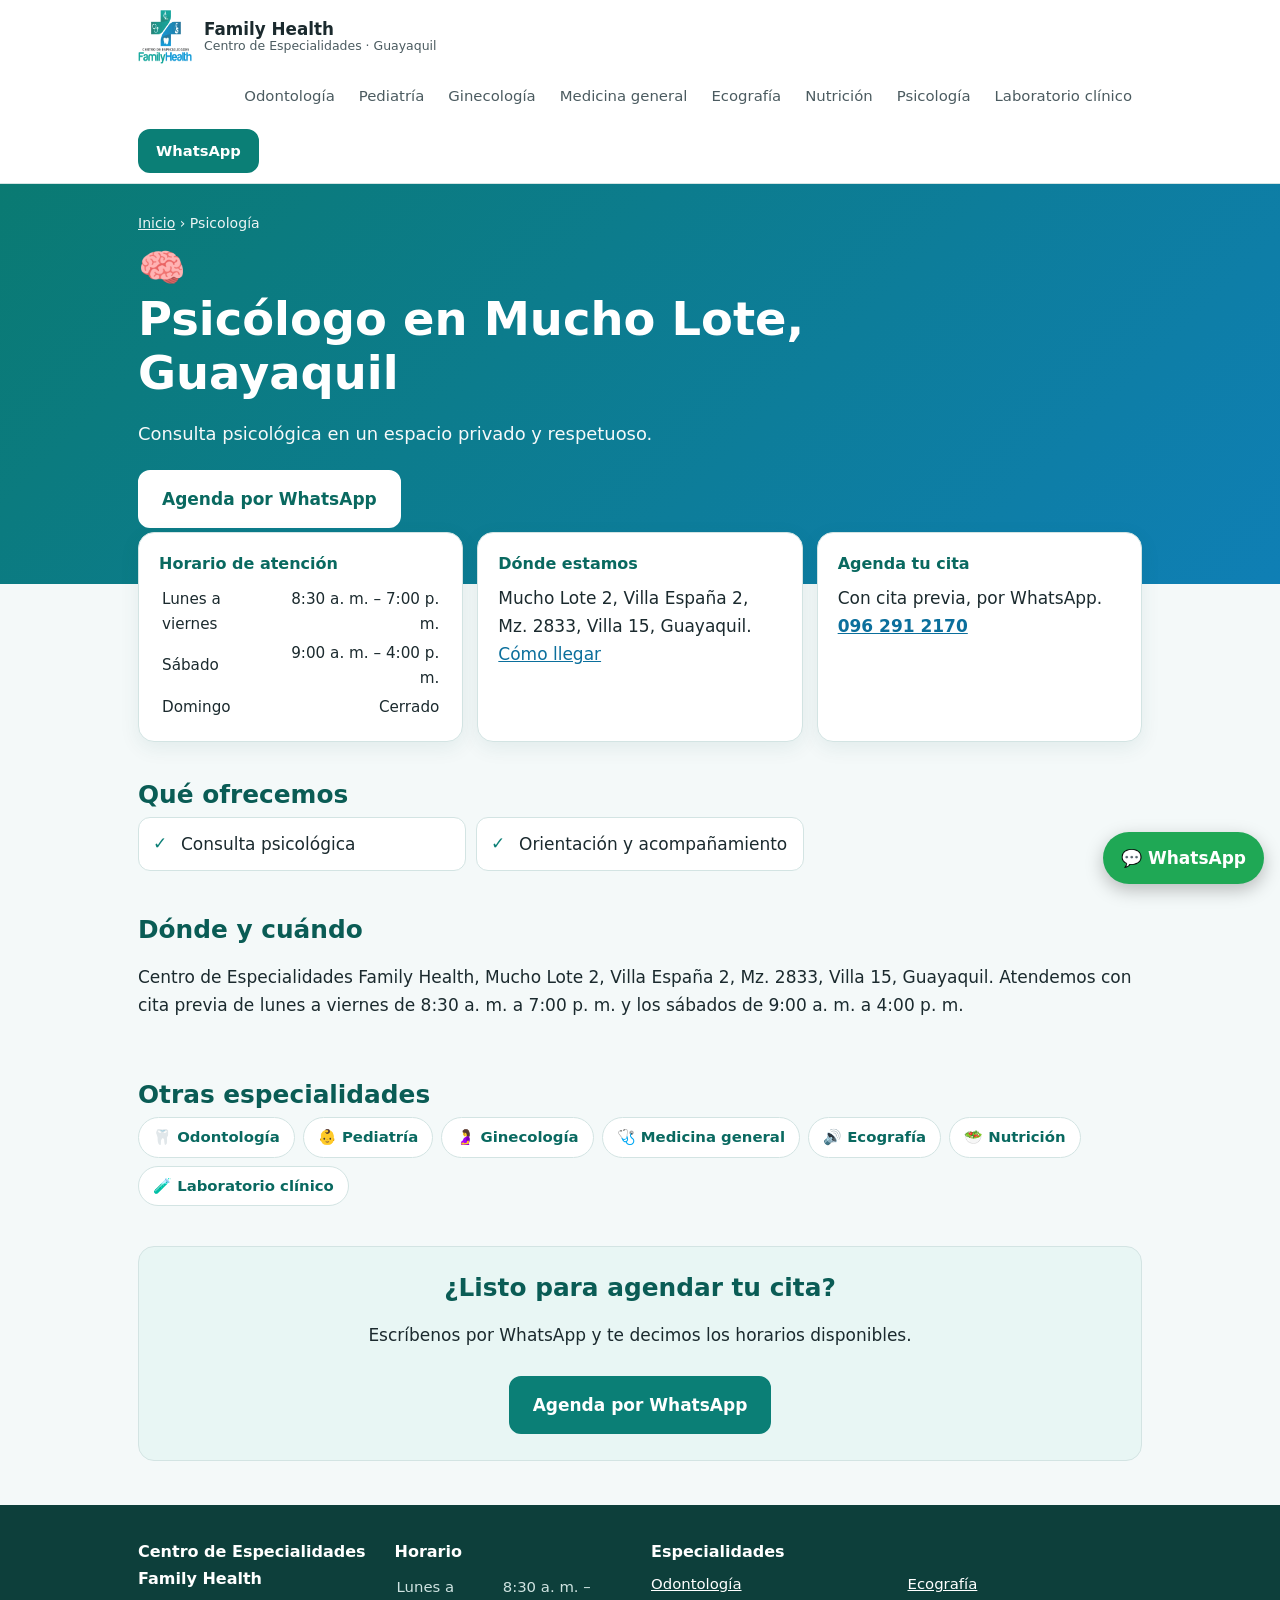
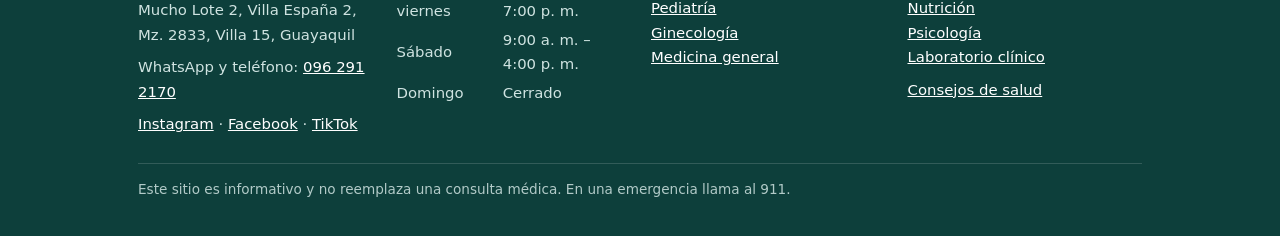
<file: psicologia/index.html>
<!doctype html>
<html lang="es">
<head>
<meta charset="utf-8">
<meta name="viewport" content="width=device-width,initial-scale=1">
<title>Psicólogo en Mucho Lote, Guayaquil | Family Health</title>
<meta name="description" content="Psicología en Mucho Lote, norte de Guayaquil: consulta psicológica y acompañamiento. Agenda por WhatsApp.">
<meta name="theme-color" content="#0a7a72">
<link rel="canonical" href="https://familyhealth-gye.github.io/psicologia/">
<link rel="icon" href="/logo-192.webp">
<meta property="og:title" content="Psicólogo en Mucho Lote, Guayaquil | Family Health">
<meta property="og:description" content="Psicología en Mucho Lote, norte de Guayaquil: consulta psicológica y acompañamiento. Agenda por WhatsApp.">
<meta property="og:type" content="website">
<meta property="og:url" content="https://familyhealth-gye.github.io/psicologia/">
<meta property="og:image" content="https://familyhealth-gye.github.io/fotos/fachada.webp">
<meta property="og:locale" content="es_EC">
<link rel="stylesheet" href="/style.css">
<script type="application/ld+json">{"@context": "https://schema.org", "@type": "MedicalWebPage", "name": "Psicólogo en Mucho Lote, Guayaquil", "description": "Psicología en Mucho Lote, norte de Guayaquil: consulta psicológica y acompañamiento. Agenda por WhatsApp.", "url": "https://familyhealth-gye.github.io/psicologia/", "inLanguage": "es", "provider": {"@id": "https://familyhealth-gye.github.io/#clinic"}}</script>
</head>
<body>
<header class="top"><div class="wrap bar">
<a class="brand" href="/"><img src="/logo-192.webp" alt="" width="54" height="54"><span>Family Health<small>Centro de Especialidades · Guayaquil</small></span></a>
<nav class="nav" aria-label="Especialidades"><a href="/odontologia/">Odontología</a><a href="/pediatria/">Pediatría</a><a href="/ginecologia/">Ginecología</a><a href="/medicina-general/">Medicina general</a><a href="/ecografia/">Ecografía</a><a href="/nutricion/">Nutrición</a><a href="/psicologia/">Psicología</a><a href="/laboratorio/">Laboratorio clínico</a></nav>
<a class="btn btn-sm" href="https://wa.me/593962912170">WhatsApp</a>
</div></header>
<main>
<section class="hero hero-sm"><div class="wrap">
<p class="migas"><a href="/">Inicio</a> › Psicología</p>
<div class="emoji-grande" aria-hidden="true">🧠</div>
<h1>Psicólogo en Mucho Lote, Guayaquil</h1>
<p class="lead">Consulta psicológica en un espacio privado y respetuoso.</p>
<p class="acciones"><a class="btn btn-claro" href="https://wa.me/593962912170">Agenda por WhatsApp</a></p>
</div></section>
<div class="wrap">
<div class="info">
<div class="tarjeta"><h3>Horario de atención</h3><table><tr><td>Lunes a viernes</td><td>8:30 a. m. – 7:00 p. m.</td></tr><tr><td>Sábado</td><td>9:00 a. m. – 4:00 p. m.</td></tr><tr><td>Domingo</td><td>Cerrado</td></tr></table></div>
<div class="tarjeta"><h3>Dónde estamos</h3><p>Mucho Lote 2, Villa España 2, Mz. 2833, Villa 15, Guayaquil.</p><p><a href="https://www.google.com/maps/search/?api=1&query=Centro+de+especialidades+Family+Health+Guayaquil">Cómo llegar</a></p></div>
<div class="tarjeta"><h3>Agenda tu cita</h3><p>Con cita previa, por WhatsApp.</p><p><a href="https://wa.me/593962912170"><strong>096 291 2170</strong></a></p></div>
</div>
<section class="bloque"><h2>Qué ofrecemos</h2><ul class="checks"><li>Consulta psicológica</li><li>Orientación y acompañamiento</li></ul></section>
<section class="bloque"><h2>Dónde y cuándo</h2>
<p>Centro de Especialidades Family Health, Mucho Lote 2, Villa España 2, Mz. 2833, Villa 15, Guayaquil. Atendemos con cita previa de lunes a viernes de 8:30 a. m. a 7:00 p. m. y los sábados de 9:00 a. m. a 4:00 p. m.</p></section>
<section class="bloque"><h2>Otras especialidades</h2><ul class="otras"><li><a href="/odontologia/">🦷 Odontología</a></li><li><a href="/pediatria/">👶 Pediatría</a></li><li><a href="/ginecologia/">🤰 Ginecología</a></li><li><a href="/medicina-general/">🩺 Medicina general</a></li><li><a href="/ecografia/">🔊 Ecografía</a></li><li><a href="/nutricion/">🥗 Nutrición</a></li><li><a href="/laboratorio/">🧪 Laboratorio clínico</a></li></ul></section>
<div class="cta"><h2>¿Listo para agendar tu cita?</h2><p>Escríbenos por WhatsApp y te decimos los horarios disponibles.</p>
<a class="btn" href="https://wa.me/593962912170">Agenda por WhatsApp</a></div>
</div>
</main>
<footer><div class="wrap">
<div class="cols">
<div><h3>Centro de Especialidades Family Health</h3><p>Mucho Lote 2, Villa España 2, Mz. 2833, Villa 15, Guayaquil</p><p>WhatsApp y teléfono: <a href="https://wa.me/593962912170">096 291 2170</a></p><p><a href="https://www.instagram.com/familyhealth.gye/" rel="me">Instagram</a> · <a href="https://www.facebook.com/familyhealthgye" rel="me">Facebook</a> · <a href="https://www.tiktok.com/@familyhealth.gye" rel="me">TikTok</a></p></div>
<div><h3>Horario</h3><table><tr><td>Lunes a viernes</td><td>8:30 a. m. – 7:00 p. m.</td></tr><tr><td>Sábado</td><td>9:00 a. m. – 4:00 p. m.</td></tr><tr><td>Domingo</td><td>Cerrado</td></tr></table></div>
<div><h3>Especialidades</h3><p><a href="/odontologia/">Odontología</a><br><a href="/pediatria/">Pediatría</a><br><a href="/ginecologia/">Ginecología</a><br><a href="/medicina-general/">Medicina general</a><br></p></div>
<div><h3>&nbsp;</h3><p><a href="/ecografia/">Ecografía</a><br><a href="/nutricion/">Nutrición</a><br><a href="/psicologia/">Psicología</a><br><a href="/laboratorio/">Laboratorio clínico</a><br></p><p><a href="/blog/">Consejos de salud</a></p></div>
</div>
<p class="aviso">Este sitio es informativo y no reemplaza una consulta médica. En una emergencia llama al 911.</p>
</div></footer>
<a class="flotante" href="https://wa.me/593962912170" aria-label="Escríbenos por WhatsApp">💬 WhatsApp</a>
</body>
</html>
</file>
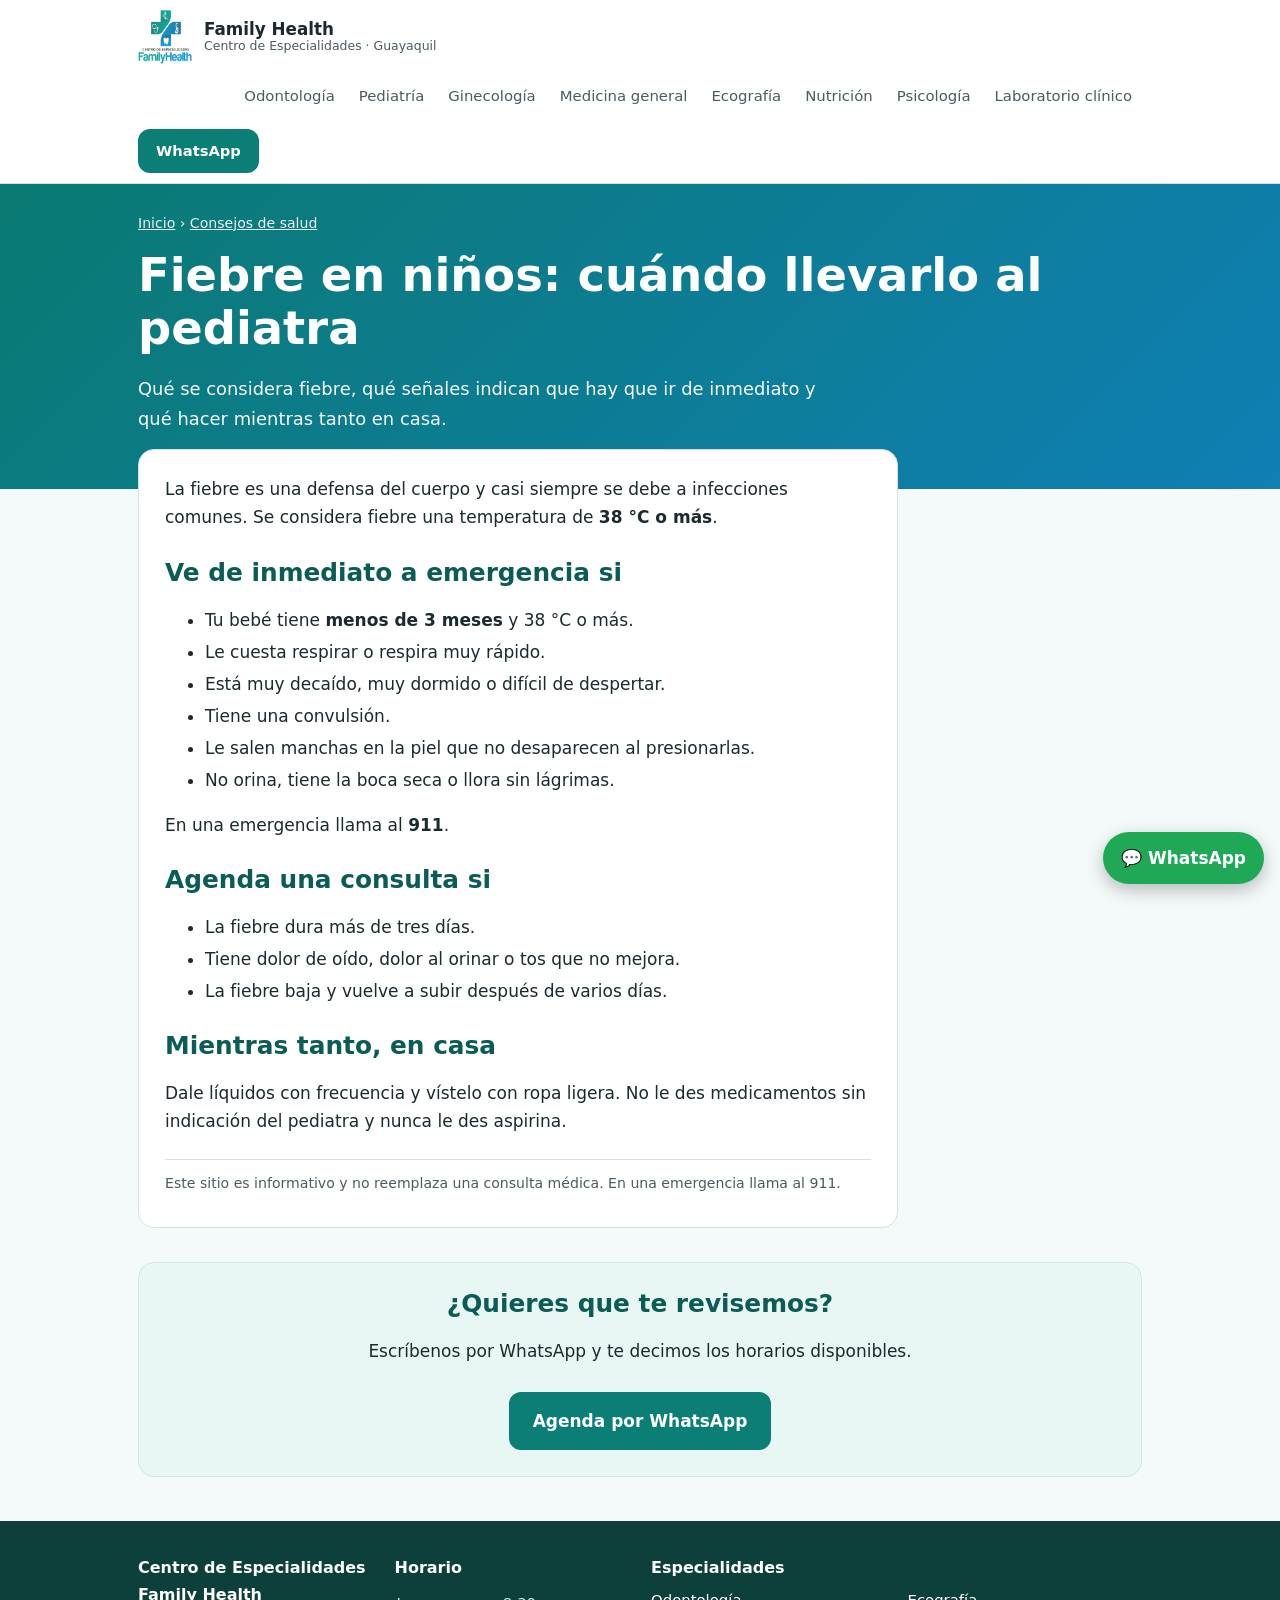
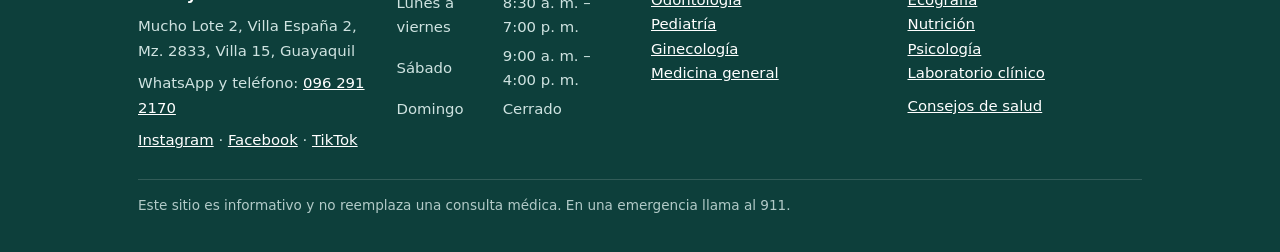
<file: blog/fiebre-en-ninos/index.html>
<!doctype html>
<html lang="es">
<head>
<meta charset="utf-8">
<meta name="viewport" content="width=device-width,initial-scale=1">
<title>Fiebre en niños: cuándo llevarlo al pediatra | Family Health</title>
<meta name="description" content="Qué se considera fiebre, qué señales indican que hay que ir de inmediato y qué hacer mientras tanto en casa.">
<meta name="theme-color" content="#0a7a72">
<link rel="canonical" href="https://familyhealth-gye.github.io/blog/fiebre-en-ninos/">
<link rel="icon" href="/logo-192.webp">
<meta property="og:title" content="Fiebre en niños: cuándo llevarlo al pediatra | Family Health">
<meta property="og:description" content="Qué se considera fiebre, qué señales indican que hay que ir de inmediato y qué hacer mientras tanto en casa.">
<meta property="og:type" content="website">
<meta property="og:url" content="https://familyhealth-gye.github.io/blog/fiebre-en-ninos/">
<meta property="og:image" content="https://familyhealth-gye.github.io/fotos/fachada.webp">
<meta property="og:locale" content="es_EC">
<link rel="stylesheet" href="/style.css">
<script type="application/ld+json">{"@context": "https://schema.org", "@type": "BlogPosting", "headline": "Fiebre en niños: cuándo llevarlo al pediatra", "description": "Qué se considera fiebre, qué señales indican que hay que ir de inmediato y qué hacer mientras tanto en casa.", "datePublished": "2026-11-24", "inLanguage": "es", "url": "https://familyhealth-gye.github.io/blog/fiebre-en-ninos/", "author": {"@id": "https://familyhealth-gye.github.io/#clinic"}, "publisher": {"@id": "https://familyhealth-gye.github.io/#clinic"}}</script>
</head>
<body>
<header class="top"><div class="wrap bar">
<a class="brand" href="/"><img src="/logo-192.webp" alt="" width="54" height="54"><span>Family Health<small>Centro de Especialidades · Guayaquil</small></span></a>
<nav class="nav" aria-label="Especialidades"><a href="/odontologia/">Odontología</a><a href="/pediatria/">Pediatría</a><a href="/ginecologia/">Ginecología</a><a href="/medicina-general/">Medicina general</a><a href="/ecografia/">Ecografía</a><a href="/nutricion/">Nutrición</a><a href="/psicologia/">Psicología</a><a href="/laboratorio/">Laboratorio clínico</a></nav>
<a class="btn btn-sm" href="https://wa.me/593962912170">WhatsApp</a>
</div></header>
<main>
<section class="hero hero-sm"><div class="wrap">
<p class="migas"><a href="/">Inicio</a> › <a href="/blog/">Consejos de salud</a></p>
<h1>Fiebre en niños: cuándo llevarlo al pediatra</h1>
<p class="lead">Qué se considera fiebre, qué señales indican que hay que ir de inmediato y qué hacer mientras tanto en casa.</p>
</div></section>
<div class="wrap"><article class="articulo"><p>La fiebre es una defensa del cuerpo y casi siempre se debe a infecciones comunes. Se considera fiebre una temperatura de <strong>38 °C o más</strong>.</p>
<h2>Ve de inmediato a emergencia si</h2>
<ul><li>Tu bebé tiene <strong>menos de 3 meses</strong> y 38 °C o más.</li><li>Le cuesta respirar o respira muy rápido.</li><li>Está muy decaído, muy dormido o difícil de despertar.</li><li>Tiene una convulsión.</li><li>Le salen manchas en la piel que no desaparecen al presionarlas.</li><li>No orina, tiene la boca seca o llora sin lágrimas.</li></ul>
<p>En una emergencia llama al <strong>911</strong>.</p>
<h2>Agenda una consulta si</h2>
<ul><li>La fiebre dura más de tres días.</li><li>Tiene dolor de oído, dolor al orinar o tos que no mejora.</li><li>La fiebre baja y vuelve a subir después de varios días.</li></ul>
<h2>Mientras tanto, en casa</h2>
<p>Dale líquidos con frecuencia y vístelo con ropa ligera. No le des medicamentos sin indicación del pediatra y nunca le des aspirina.</p>
<p class="aviso-art">Este sitio es informativo y no reemplaza una consulta médica. En una emergencia llama al 911.</p></article><div class="cta"><h2>¿Quieres que te revisemos?</h2><p>Escríbenos por WhatsApp y te decimos los horarios disponibles.</p>
<a class="btn" href="https://wa.me/593962912170">Agenda por WhatsApp</a></div></div>
</main>
<footer><div class="wrap">
<div class="cols">
<div><h3>Centro de Especialidades Family Health</h3><p>Mucho Lote 2, Villa España 2, Mz. 2833, Villa 15, Guayaquil</p><p>WhatsApp y teléfono: <a href="https://wa.me/593962912170">096 291 2170</a></p><p><a href="https://www.instagram.com/familyhealth.gye/" rel="me">Instagram</a> · <a href="https://www.facebook.com/familyhealthgye" rel="me">Facebook</a> · <a href="https://www.tiktok.com/@familyhealth.gye" rel="me">TikTok</a></p></div>
<div><h3>Horario</h3><table><tr><td>Lunes a viernes</td><td>8:30 a. m. – 7:00 p. m.</td></tr><tr><td>Sábado</td><td>9:00 a. m. – 4:00 p. m.</td></tr><tr><td>Domingo</td><td>Cerrado</td></tr></table></div>
<div><h3>Especialidades</h3><p><a href="/odontologia/">Odontología</a><br><a href="/pediatria/">Pediatría</a><br><a href="/ginecologia/">Ginecología</a><br><a href="/medicina-general/">Medicina general</a><br></p></div>
<div><h3>&nbsp;</h3><p><a href="/ecografia/">Ecografía</a><br><a href="/nutricion/">Nutrición</a><br><a href="/psicologia/">Psicología</a><br><a href="/laboratorio/">Laboratorio clínico</a><br></p><p><a href="/blog/">Consejos de salud</a></p></div>
</div>
<p class="aviso">Este sitio es informativo y no reemplaza una consulta médica. En una emergencia llama al 911.</p>
</div></footer>
<a class="flotante" href="https://wa.me/593962912170" aria-label="Escríbenos por WhatsApp">💬 WhatsApp</a>
</body>
</html>
</file>
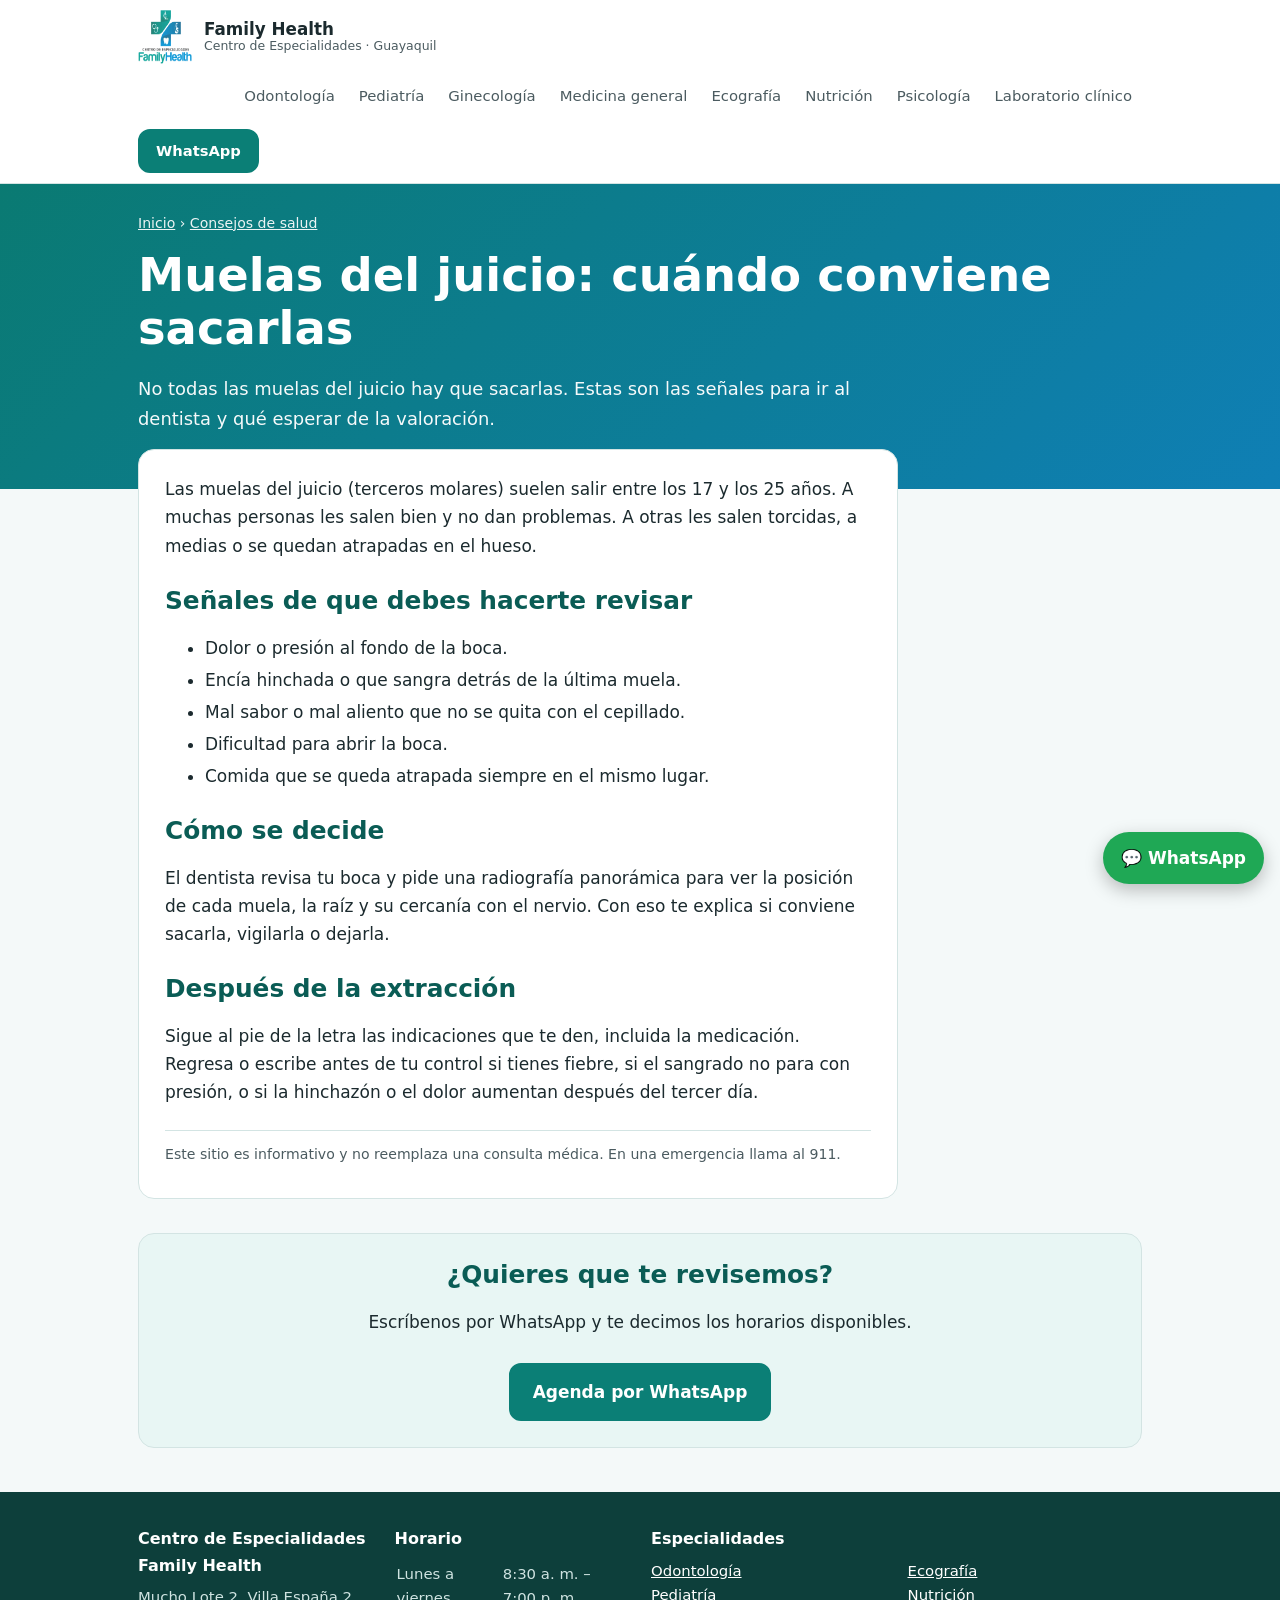
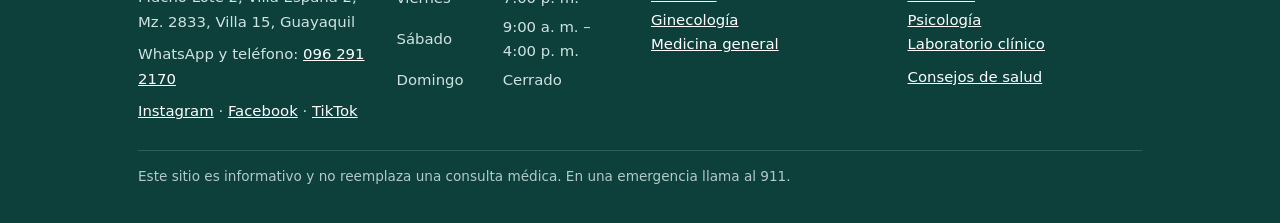
<file: blog/muelas-del-juicio/index.html>
<!doctype html>
<html lang="es">
<head>
<meta charset="utf-8">
<meta name="viewport" content="width=device-width,initial-scale=1">
<title>Muelas del juicio: cuándo conviene sacarlas | Family Health</title>
<meta name="description" content="No todas las muelas del juicio hay que sacarlas. Estas son las señales para ir al dentista y qué esperar de la valoración.">
<meta name="theme-color" content="#0a7a72">
<link rel="canonical" href="https://familyhealth-gye.github.io/blog/muelas-del-juicio/">
<link rel="icon" href="/logo-192.webp">
<meta property="og:title" content="Muelas del juicio: cuándo conviene sacarlas | Family Health">
<meta property="og:description" content="No todas las muelas del juicio hay que sacarlas. Estas son las señales para ir al dentista y qué esperar de la valoración.">
<meta property="og:type" content="website">
<meta property="og:url" content="https://familyhealth-gye.github.io/blog/muelas-del-juicio/">
<meta property="og:image" content="https://familyhealth-gye.github.io/fotos/fachada.webp">
<meta property="og:locale" content="es_EC">
<link rel="stylesheet" href="/style.css">
<script type="application/ld+json">{"@context": "https://schema.org", "@type": "BlogPosting", "headline": "Muelas del juicio: cuándo conviene sacarlas", "description": "No todas las muelas del juicio hay que sacarlas. Estas son las señales para ir al dentista y qué esperar de la valoración.", "datePublished": "2026-11-24", "inLanguage": "es", "url": "https://familyhealth-gye.github.io/blog/muelas-del-juicio/", "author": {"@id": "https://familyhealth-gye.github.io/#clinic"}, "publisher": {"@id": "https://familyhealth-gye.github.io/#clinic"}}</script>
</head>
<body>
<header class="top"><div class="wrap bar">
<a class="brand" href="/"><img src="/logo-192.webp" alt="" width="54" height="54"><span>Family Health<small>Centro de Especialidades · Guayaquil</small></span></a>
<nav class="nav" aria-label="Especialidades"><a href="/odontologia/">Odontología</a><a href="/pediatria/">Pediatría</a><a href="/ginecologia/">Ginecología</a><a href="/medicina-general/">Medicina general</a><a href="/ecografia/">Ecografía</a><a href="/nutricion/">Nutrición</a><a href="/psicologia/">Psicología</a><a href="/laboratorio/">Laboratorio clínico</a></nav>
<a class="btn btn-sm" href="https://wa.me/593962912170">WhatsApp</a>
</div></header>
<main>
<section class="hero hero-sm"><div class="wrap">
<p class="migas"><a href="/">Inicio</a> › <a href="/blog/">Consejos de salud</a></p>
<h1>Muelas del juicio: cuándo conviene sacarlas</h1>
<p class="lead">No todas las muelas del juicio hay que sacarlas. Estas son las señales para ir al dentista y qué esperar de la valoración.</p>
</div></section>
<div class="wrap"><article class="articulo"><p>Las muelas del juicio (terceros molares) suelen salir entre los 17 y los 25 años. A muchas personas les salen bien y no dan problemas. A otras les salen torcidas, a medias o se quedan atrapadas en el hueso.</p>
<h2>Señales de que debes hacerte revisar</h2>
<ul><li>Dolor o presión al fondo de la boca.</li><li>Encía hinchada o que sangra detrás de la última muela.</li><li>Mal sabor o mal aliento que no se quita con el cepillado.</li><li>Dificultad para abrir la boca.</li><li>Comida que se queda atrapada siempre en el mismo lugar.</li></ul>
<h2>Cómo se decide</h2>
<p>El dentista revisa tu boca y pide una radiografía panorámica para ver la posición de cada muela, la raíz y su cercanía con el nervio. Con eso te explica si conviene sacarla, vigilarla o dejarla.</p>
<h2>Después de la extracción</h2>
<p>Sigue al pie de la letra las indicaciones que te den, incluida la medicación. Regresa o escribe antes de tu control si tienes fiebre, si el sangrado no para con presión, o si la hinchazón o el dolor aumentan después del tercer día.</p>
<p class="aviso-art">Este sitio es informativo y no reemplaza una consulta médica. En una emergencia llama al 911.</p></article><div class="cta"><h2>¿Quieres que te revisemos?</h2><p>Escríbenos por WhatsApp y te decimos los horarios disponibles.</p>
<a class="btn" href="https://wa.me/593962912170">Agenda por WhatsApp</a></div></div>
</main>
<footer><div class="wrap">
<div class="cols">
<div><h3>Centro de Especialidades Family Health</h3><p>Mucho Lote 2, Villa España 2, Mz. 2833, Villa 15, Guayaquil</p><p>WhatsApp y teléfono: <a href="https://wa.me/593962912170">096 291 2170</a></p><p><a href="https://www.instagram.com/familyhealth.gye/" rel="me">Instagram</a> · <a href="https://www.facebook.com/familyhealthgye" rel="me">Facebook</a> · <a href="https://www.tiktok.com/@familyhealth.gye" rel="me">TikTok</a></p></div>
<div><h3>Horario</h3><table><tr><td>Lunes a viernes</td><td>8:30 a. m. – 7:00 p. m.</td></tr><tr><td>Sábado</td><td>9:00 a. m. – 4:00 p. m.</td></tr><tr><td>Domingo</td><td>Cerrado</td></tr></table></div>
<div><h3>Especialidades</h3><p><a href="/odontologia/">Odontología</a><br><a href="/pediatria/">Pediatría</a><br><a href="/ginecologia/">Ginecología</a><br><a href="/medicina-general/">Medicina general</a><br></p></div>
<div><h3>&nbsp;</h3><p><a href="/ecografia/">Ecografía</a><br><a href="/nutricion/">Nutrición</a><br><a href="/psicologia/">Psicología</a><br><a href="/laboratorio/">Laboratorio clínico</a><br></p><p><a href="/blog/">Consejos de salud</a></p></div>
</div>
<p class="aviso">Este sitio es informativo y no reemplaza una consulta médica. En una emergencia llama al 911.</p>
</div></footer>
<a class="flotante" href="https://wa.me/593962912170" aria-label="Escríbenos por WhatsApp">💬 WhatsApp</a>
</body>
</html>
</file>
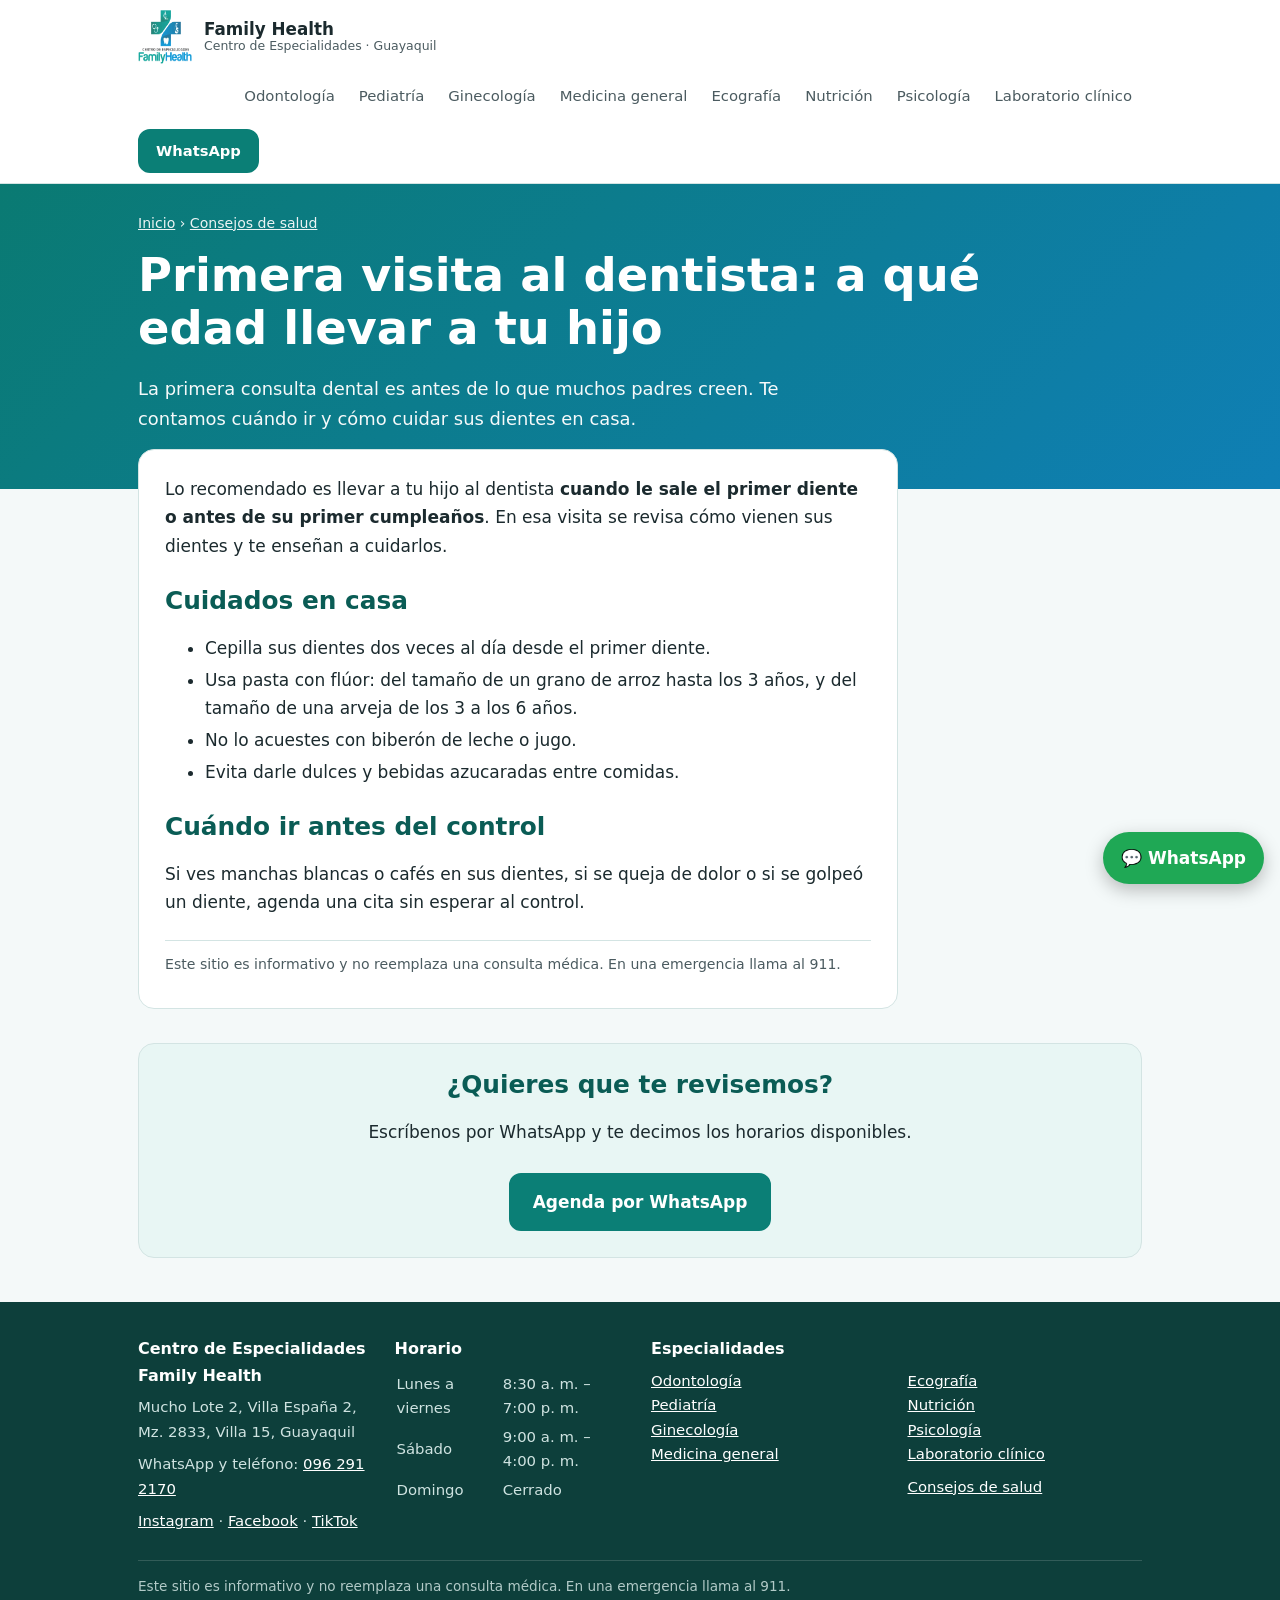
<file: blog/primera-visita-al-dentista/index.html>
<!doctype html>
<html lang="es">
<head>
<meta charset="utf-8">
<meta name="viewport" content="width=device-width,initial-scale=1">
<title>Primera visita al dentista: a qué edad llevar a tu hijo | Family Health</title>
<meta name="description" content="La primera consulta dental es antes de lo que muchos padres creen. Te contamos cuándo ir y cómo cuidar sus dientes en casa.">
<meta name="theme-color" content="#0a7a72">
<link rel="canonical" href="https://familyhealth-gye.github.io/blog/primera-visita-al-dentista/">
<link rel="icon" href="/logo-192.webp">
<meta property="og:title" content="Primera visita al dentista: a qué edad llevar a tu hijo | Family Health">
<meta property="og:description" content="La primera consulta dental es antes de lo que muchos padres creen. Te contamos cuándo ir y cómo cuidar sus dientes en casa.">
<meta property="og:type" content="website">
<meta property="og:url" content="https://familyhealth-gye.github.io/blog/primera-visita-al-dentista/">
<meta property="og:image" content="https://familyhealth-gye.github.io/fotos/fachada.webp">
<meta property="og:locale" content="es_EC">
<link rel="stylesheet" href="/style.css">
<script type="application/ld+json">{"@context": "https://schema.org", "@type": "BlogPosting", "headline": "Primera visita al dentista: a qué edad llevar a tu hijo", "description": "La primera consulta dental es antes de lo que muchos padres creen. Te contamos cuándo ir y cómo cuidar sus dientes en casa.", "datePublished": "2026-11-24", "inLanguage": "es", "url": "https://familyhealth-gye.github.io/blog/primera-visita-al-dentista/", "author": {"@id": "https://familyhealth-gye.github.io/#clinic"}, "publisher": {"@id": "https://familyhealth-gye.github.io/#clinic"}}</script>
</head>
<body>
<header class="top"><div class="wrap bar">
<a class="brand" href="/"><img src="/logo-192.webp" alt="" width="54" height="54"><span>Family Health<small>Centro de Especialidades · Guayaquil</small></span></a>
<nav class="nav" aria-label="Especialidades"><a href="/odontologia/">Odontología</a><a href="/pediatria/">Pediatría</a><a href="/ginecologia/">Ginecología</a><a href="/medicina-general/">Medicina general</a><a href="/ecografia/">Ecografía</a><a href="/nutricion/">Nutrición</a><a href="/psicologia/">Psicología</a><a href="/laboratorio/">Laboratorio clínico</a></nav>
<a class="btn btn-sm" href="https://wa.me/593962912170">WhatsApp</a>
</div></header>
<main>
<section class="hero hero-sm"><div class="wrap">
<p class="migas"><a href="/">Inicio</a> › <a href="/blog/">Consejos de salud</a></p>
<h1>Primera visita al dentista: a qué edad llevar a tu hijo</h1>
<p class="lead">La primera consulta dental es antes de lo que muchos padres creen. Te contamos cuándo ir y cómo cuidar sus dientes en casa.</p>
</div></section>
<div class="wrap"><article class="articulo"><p>Lo recomendado es llevar a tu hijo al dentista <strong>cuando le sale el primer diente o antes de su primer cumpleaños</strong>. En esa visita se revisa cómo vienen sus dientes y te enseñan a cuidarlos.</p>
<h2>Cuidados en casa</h2>
<ul><li>Cepilla sus dientes dos veces al día desde el primer diente.</li><li>Usa pasta con flúor: del tamaño de un grano de arroz hasta los 3 años, y del tamaño de una arveja de los 3 a los 6 años.</li><li>No lo acuestes con biberón de leche o jugo.</li><li>Evita darle dulces y bebidas azucaradas entre comidas.</li></ul>
<h2>Cuándo ir antes del control</h2>
<p>Si ves manchas blancas o cafés en sus dientes, si se queja de dolor o si se golpeó un diente, agenda una cita sin esperar al control.</p>
<p class="aviso-art">Este sitio es informativo y no reemplaza una consulta médica. En una emergencia llama al 911.</p></article><div class="cta"><h2>¿Quieres que te revisemos?</h2><p>Escríbenos por WhatsApp y te decimos los horarios disponibles.</p>
<a class="btn" href="https://wa.me/593962912170">Agenda por WhatsApp</a></div></div>
</main>
<footer><div class="wrap">
<div class="cols">
<div><h3>Centro de Especialidades Family Health</h3><p>Mucho Lote 2, Villa España 2, Mz. 2833, Villa 15, Guayaquil</p><p>WhatsApp y teléfono: <a href="https://wa.me/593962912170">096 291 2170</a></p><p><a href="https://www.instagram.com/familyhealth.gye/" rel="me">Instagram</a> · <a href="https://www.facebook.com/familyhealthgye" rel="me">Facebook</a> · <a href="https://www.tiktok.com/@familyhealth.gye" rel="me">TikTok</a></p></div>
<div><h3>Horario</h3><table><tr><td>Lunes a viernes</td><td>8:30 a. m. – 7:00 p. m.</td></tr><tr><td>Sábado</td><td>9:00 a. m. – 4:00 p. m.</td></tr><tr><td>Domingo</td><td>Cerrado</td></tr></table></div>
<div><h3>Especialidades</h3><p><a href="/odontologia/">Odontología</a><br><a href="/pediatria/">Pediatría</a><br><a href="/ginecologia/">Ginecología</a><br><a href="/medicina-general/">Medicina general</a><br></p></div>
<div><h3>&nbsp;</h3><p><a href="/ecografia/">Ecografía</a><br><a href="/nutricion/">Nutrición</a><br><a href="/psicologia/">Psicología</a><br><a href="/laboratorio/">Laboratorio clínico</a><br></p><p><a href="/blog/">Consejos de salud</a></p></div>
</div>
<p class="aviso">Este sitio es informativo y no reemplaza una consulta médica. En una emergencia llama al 911.</p>
</div></footer>
<a class="flotante" href="https://wa.me/593962912170" aria-label="Escríbenos por WhatsApp">💬 WhatsApp</a>
</body>
</html>
</file>
<file: style.css>
:root{--teal:#0b7f76;--teal-osc:#096960;--azul:#0f7fb5;--claro:#e8f6f4;--gris:#4b5b60;--fondo:#f4f9f9;--borde:#d3e4e3;--texto:#1b2a2e;--r:16px}
*{box-sizing:border-box}
html{scroll-behavior:smooth}
body{margin:0;font:17px/1.65 system-ui,-apple-system,"Segoe UI",Roboto,sans-serif;color:var(--texto);background:var(--fondo)}
img{max-width:100%}
a{color:#0b6f9c}
.wrap{max-width:1040px;margin:0 auto;padding:0 18px}

/* encabezado */
.top{position:sticky;top:0;z-index:20;background:#fff;border-bottom:1px solid var(--borde)}
.bar{display:flex;align-items:center;gap:14px;flex-wrap:wrap;padding-top:10px;padding-bottom:10px}
.brand{display:flex;align-items:center;gap:12px;text-decoration:none;color:var(--texto)}
.brand img{height:54px;width:54px}
.brand span{font-weight:800;font-size:1.05rem;line-height:1.15}
.brand small{display:block;font-weight:500;font-size:.78rem;color:var(--gris)}
.nav{display:flex;gap:4px;margin-left:auto;font-size:.93rem}
.nav a{text-decoration:none;color:var(--gris);padding:6px 10px;border-radius:8px;white-space:nowrap}
.nav a:hover{background:var(--claro);color:var(--teal-osc)}
@media(max-width:860px){.nav{order:3;width:100%;margin-left:0;overflow-x:auto;padding-bottom:2px}.bar .btn-sm{display:none}}

/* botones */
.btn{display:inline-block;background:var(--teal);color:#fff;text-decoration:none;font-weight:700;padding:13px 22px;border-radius:12px;border:2px solid var(--teal)}
.btn:hover{background:var(--teal-osc);border-color:var(--teal-osc)}
.btn-sm{padding:8px 16px;font-size:.92rem}
.btn-claro{background:#fff;color:var(--teal-osc);border-color:#fff}
.btn-claro:hover{background:var(--claro);border-color:var(--claro)}
.btn-borde{background:transparent;color:#fff;border-color:rgba(255,255,255,.7)}
.btn-borde:hover{background:rgba(255,255,255,.14);border-color:#fff}
.acciones{display:flex;gap:12px;flex-wrap:wrap;margin:22px 0 0}

/* portada */
.hero{background:linear-gradient(135deg,#0a7a72 0%,#0f7fb5 100%);color:#fff;padding:46px 0 84px}
.hero-sm{padding:28px 0 56px}
.eyebrow{margin:0 0 6px;font-weight:700;letter-spacing:.04em;text-transform:uppercase;font-size:.8rem;opacity:.9}
.hero h1{font-size:clamp(1.9rem,5vw,2.9rem);line-height:1.15;margin:.1em 0 .4em;max-width:20em}
.lead{font-size:1.12rem;max-width:40em;margin:0;opacity:.96}
.chips{list-style:none;display:flex;gap:8px;flex-wrap:wrap;padding:0;margin:22px 0 0}
.chips li{background:rgba(255,255,255,.16);border:1px solid rgba(255,255,255,.35);padding:5px 12px;border-radius:99px;font-size:.88rem}
.chips a{color:#fff;text-decoration:none}
.hero-dos{display:grid;grid-template-columns:1.4fr 1fr;gap:32px;align-items:center}
.foto-hero{width:100%;height:auto;aspect-ratio:1/1;object-fit:cover;object-position:50% 50%;border-radius:20px;border:4px solid rgba(255,255,255,.35);box-shadow:0 14px 34px rgba(0,0,0,.25)}
@media(max-width:760px){.hero-dos{grid-template-columns:1fr}.foto-hero{aspect-ratio:4/3;object-position:50% 15%}}
.galeria{display:grid;grid-template-columns:repeat(auto-fit,minmax(240px,1fr));gap:14px}
.galeria figure{margin:0;background:#fff;border:1px solid var(--borde);border-radius:var(--r);overflow:hidden}
.galeria img{display:block;width:100%;height:auto;aspect-ratio:4/3;object-fit:cover}
.galeria figcaption{padding:10px 14px;font-size:.92rem;color:var(--gris)}
.articulo{background:#fff;border:1px solid var(--borde);border-radius:var(--r);padding:8px 26px 18px;margin-top:-40px;position:relative;max-width:760px}
.articulo h2{margin-top:26px}
.articulo li{margin:4px 0}
.aviso-art{margin-top:24px;padding-top:12px;border-top:1px solid var(--borde);font-size:.88rem;color:var(--gris)}
.caja-videos{background:#fff;border:1px solid var(--borde);border-radius:var(--r);padding:18px;text-align:center}
.caja-videos blockquote{margin:0 auto 12px}
.migas{font-size:.88rem;opacity:.92;margin:0 0 14px}
.migas a{color:#fff}
.emoji-grande{font-size:2.4rem;line-height:1;margin-bottom:6px}

/* tarjetas de información */
.info{display:grid;grid-template-columns:repeat(auto-fit,minmax(250px,1fr));gap:14px;margin-top:-52px;position:relative}
.tarjeta{background:#fff;border:1px solid var(--borde);border-radius:var(--r);padding:18px 20px;box-shadow:0 6px 20px rgba(11,79,74,.08)}
.tarjeta h3{margin:0 0 6px;font-size:1rem;color:var(--teal-osc)}
.tarjeta p{margin:0}
.tarjeta table{width:100%;font-size:.95rem}
.tarjeta td:last-child{text-align:right}

/* secciones */
section.bloque{padding:38px 0 6px}
h2{font-size:1.55rem;line-height:1.25;margin:0 0 6px;color:#0a5c55}
.sub{margin:0 0 20px;color:var(--gris)}
.cards{display:grid;grid-template-columns:repeat(auto-fill,minmax(235px,1fr));gap:14px;padding:0;margin:0;list-style:none}
.cards a{display:flex;flex-direction:column;gap:6px;height:100%;background:#fff;border:1px solid var(--borde);border-radius:var(--r);padding:18px;text-decoration:none;color:var(--texto);transition:transform .15s,box-shadow .15s,border-color .15s}
.cards a:hover{transform:translateY(-3px);border-color:var(--teal);box-shadow:0 10px 24px rgba(11,79,74,.12)}
.cards .ico{display:grid;place-items:center;width:48px;height:48px;border-radius:12px;background:var(--claro);font-size:1.5rem}
.cards strong{font-size:1.08rem;color:#0a5c55}
.cards span.d{font-size:.94rem;color:var(--gris);flex:1}
.cards span.mas{font-weight:700;font-size:.9rem;color:var(--teal)}
.pasos{list-style:none;counter-reset:p;display:grid;grid-template-columns:repeat(auto-fit,minmax(230px,1fr));gap:14px;padding:0;margin:0}
.pasos li{counter-increment:p;background:#fff;border:1px solid var(--borde);border-radius:var(--r);padding:18px 18px 18px 64px;position:relative}
.pasos li::before{content:counter(p);position:absolute;left:16px;top:16px;width:36px;height:36px;border-radius:50%;background:var(--teal);color:#fff;font-weight:800;display:grid;place-items:center}
.pasos strong{display:block}
.checks{list-style:none;display:grid;grid-template-columns:repeat(auto-fill,minmax(250px,1fr));gap:10px;padding:0;margin:0}
.checks li{background:#fff;border:1px solid var(--borde);border-radius:12px;padding:12px 14px 12px 42px;position:relative}
.checks li::before{content:"✓";position:absolute;left:14px;top:11px;color:var(--teal);font-weight:900}
.dos{display:grid;grid-template-columns:1fr 1fr;gap:18px;align-items:start}
@media(max-width:760px){.dos{grid-template-columns:1fr}}
.mapa{width:100%;height:300px;border:0;border-radius:var(--r);background:#dfe9e9}
details{background:#fff;border:1px solid var(--borde);border-radius:12px;padding:12px 16px;margin:8px 0}
summary{cursor:pointer;font-weight:700}
details p{margin:8px 0 0;color:var(--gris)}
.otras{display:flex;flex-wrap:wrap;gap:8px;padding:0;margin:0;list-style:none}
.otras a{display:inline-block;background:#fff;border:1px solid var(--borde);border-radius:99px;padding:7px 14px;text-decoration:none;color:var(--teal-osc);font-weight:600;font-size:.93rem}
.otras a:hover{border-color:var(--teal)}
.cta{background:var(--claro);border:1px solid var(--borde);border-radius:var(--r);padding:26px 22px;margin:34px 0 0;text-align:center}
.cta h2{margin-bottom:4px}
.cta .btn{margin-top:10px}

/* pie */
footer{background:#0d3f3b;color:#cfe3e1;margin-top:44px;padding:34px 0 28px;font-size:.93rem}
footer a{color:#fff}
footer .cols{display:grid;grid-template-columns:repeat(auto-fit,minmax(220px,1fr));gap:22px}
footer h3{color:#fff;margin:0 0 6px;font-size:1rem}
footer p{margin:0 0 8px}
footer table td{padding:1px 14px 1px 0}
footer .aviso{margin-top:18px;padding-top:14px;border-top:1px solid rgba(255,255,255,.18);font-size:.85rem;opacity:.85}
.flotante{position:fixed;right:16px;bottom:16px;z-index:30;background:#1fa855;color:#fff;text-decoration:none;font-weight:700;padding:12px 18px;border-radius:99px;box-shadow:0 6px 18px rgba(0,0,0,.25)}
.flotante:hover{background:#188a45}
</file>
